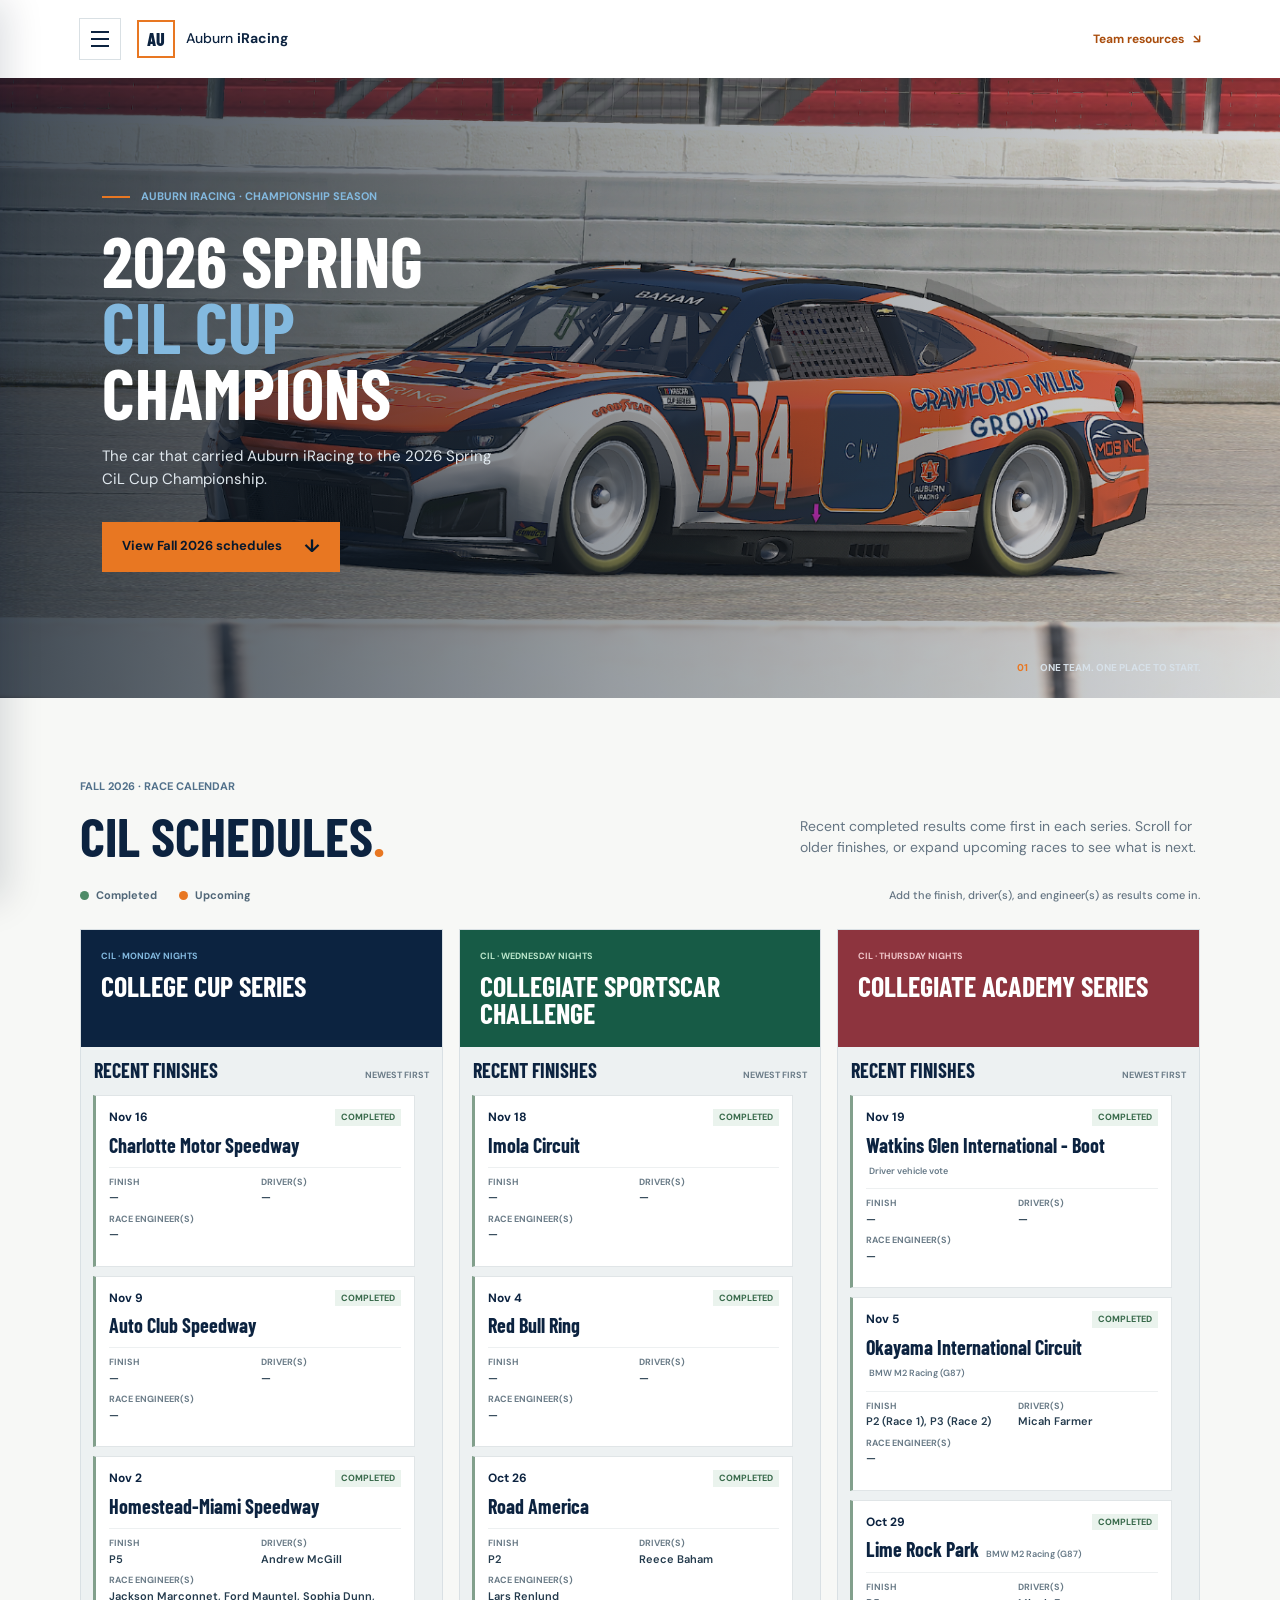
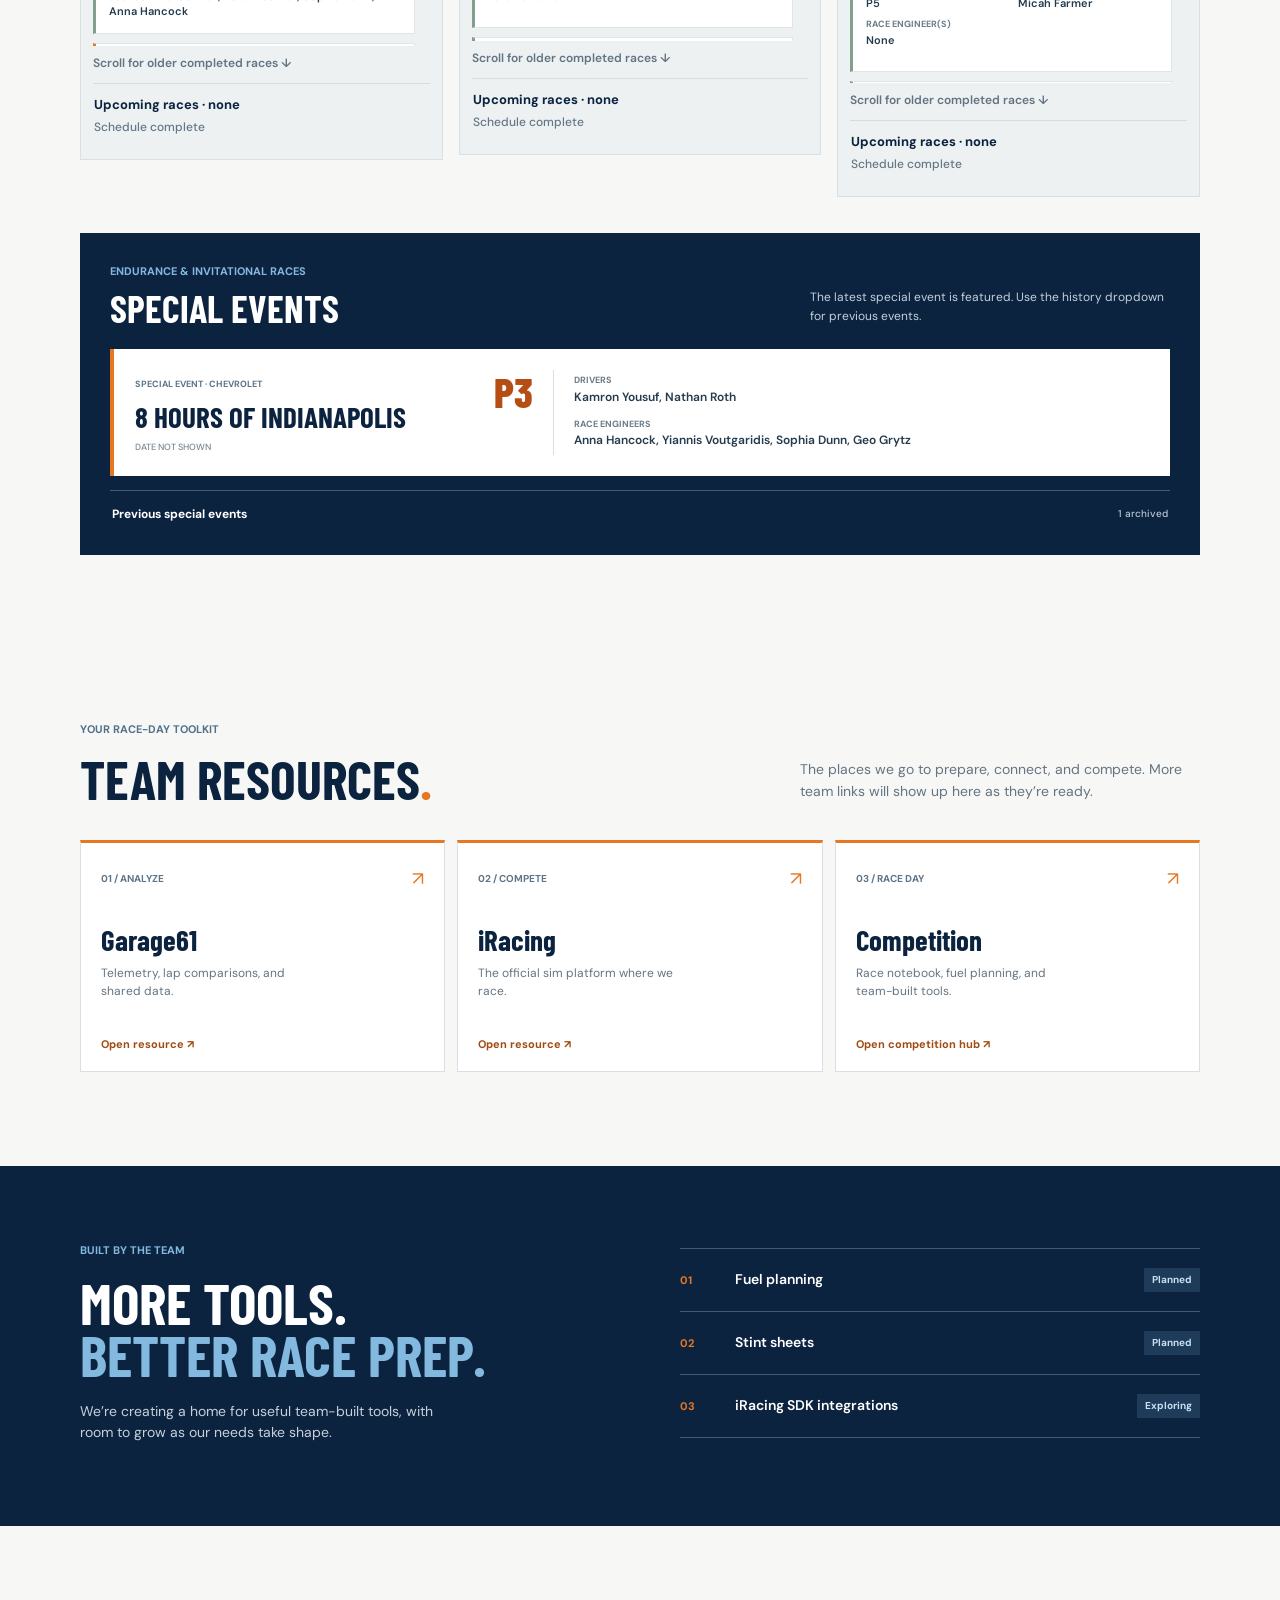
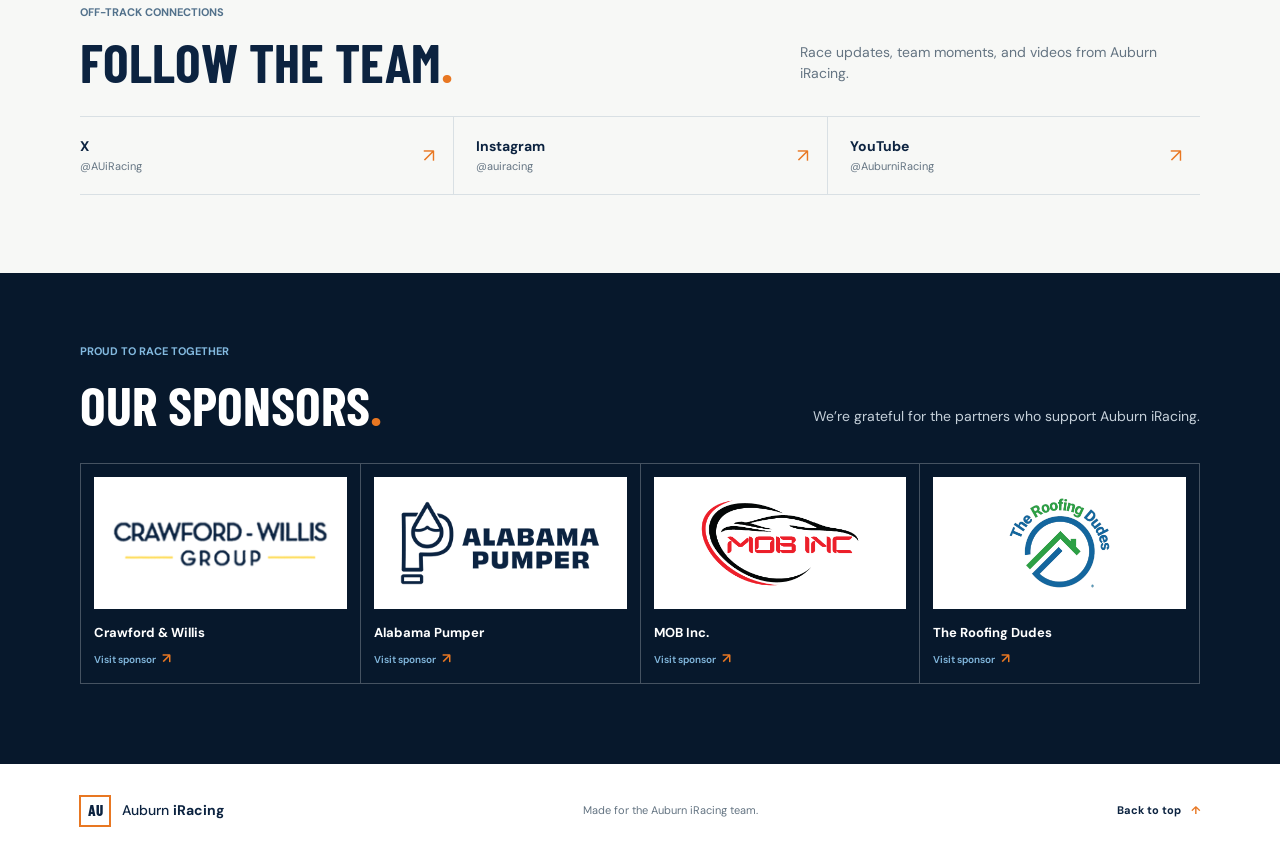
<file: index.html>
<!doctype html>
<html lang="en">
  <head>
    <meta charset="utf-8" />
    <meta name="viewport" content="width=device-width, initial-scale=1" />
    <meta
      name="description"
      content="The Auburn iRacing team hub: race-prep resources, team links, and tools."
    />
    <meta name="theme-color" content="#0c2340" />
    <title>Auburn iRacing | Team Hub</title>
    <link rel="preconnect" href="https://fonts.googleapis.com" />
    <link rel="preconnect" href="https://fonts.gstatic.com" crossorigin />
    <link
      href="https://fonts.googleapis.com/css2?family=Barlow+Condensed:wght@500;600;700;800&family=DM+Sans:wght@400;500;600;700&display=swap"
      rel="stylesheet"
    />
    <link rel="stylesheet" href="assets/css/styles.css" />
    <script src="assets/js/config.js" defer></script>
    <script src="assets/js/main.js" defer></script>
  </head>
  <body>
    <a class="skip-link" href="#main-content">Skip to content</a>

    <header class="site-header">
      <div class="site-header__identity">
        <button class="menu-toggle" type="button" data-menu-toggle aria-label="Open site menu" aria-controls="site-drawer" aria-expanded="false">
          <span></span><span></span><span></span>
        </button>
        <a class="brand" href="index.html" aria-label="Auburn iRacing team hub home">
          <span class="brand__mark" aria-hidden="true">AU</span>
          <span class="brand__name">Auburn <strong>iRacing</strong></span>
        </a>
      </div>
      <a class="header-action" href="#resources">Team resources <span aria-hidden="true">↘</span></a>
    </header>

    <button class="drawer-backdrop" type="button" data-menu-backdrop aria-label="Close site menu" hidden></button>
    <aside class="site-drawer" id="site-drawer" aria-label="Site navigation" aria-hidden="true" inert>
      <div class="site-drawer__heading">
        <span class="eyebrow eyebrow--dark">Auburn iRacing</span>
        <span class="site-drawer__label">Team hub</span>
      </div>
      <nav class="drawer-nav" aria-label="Main navigation">
        <a class="drawer-link" href="index.html" data-drawer-link aria-current="page">
          <svg viewBox="0 0 24 24" aria-hidden="true"><path d="m3 10 9-7 9 7v10a1 1 0 0 1-1 1h-5v-7H9v7H4a1 1 0 0 1-1-1z" /></svg>
          <span>Home</span>
        </a>
        <a class="drawer-link" href="competition.html" data-drawer-link>
          <svg viewBox="0 0 24 24" aria-hidden="true"><path d="M5 21V4" /><path d="M5 4h13l-2.5 4L18 12H5" /></svg>
          <span>Competition</span>
        </a>
      </nav>
      <p class="site-drawer__note">One team. One place to start.</p>
    </aside>

    <main id="main-content">
      <section class="hero hero--champions" id="top" aria-labelledby="hero-title">
        <img
          class="hero__image"
          src="assets/images/spring-cil-cup-champions.png"
          alt="Auburn iRacing's championship-winning stock car from the 2026 Spring CiL Cup"
          fetchpriority="high"
        />
        <div class="hero__shade" aria-hidden="true"></div>
        <div class="hero__content">
          <p class="eyebrow"><span class="eyebrow__line"></span> Auburn iRacing · Championship season</p>
          <h1 id="hero-title">2026 Spring<br /><span>CiL Cup</span><br />Champions</h1>
          <p class="hero__copy">
            The car that carried Auburn iRacing to the 2026 Spring CiL Cup Championship.
          </p>
          <a class="button button--orange" href="#schedules">
            View Fall 2026 schedules <span aria-hidden="true">↓</span>
          </a>
        </div>
        <p class="hero__caption"><span>01</span> ONE TEAM. ONE PLACE TO START.</p>
      </section>

      <section class="schedule section-wrap" id="schedules" aria-labelledby="schedule-title">
        <div class="section-heading">
          <div>
            <p class="eyebrow eyebrow--dark">Fall 2026 · race calendar</p>
            <h2 id="schedule-title">CiL schedules<span class="heading-period">.</span></h2>
          </div>
          <p class="section-heading__copy">
            Recent completed results come first in each series. Scroll for older finishes, or expand upcoming races to see what is next.
          </p>
        </div>

        <div class="schedule-legend" aria-label="Race status legend">
          <span><span class="race-status race-status--complete" aria-hidden="true"></span> Completed</span>
          <span><span class="race-status race-status--upcoming" aria-hidden="true"></span> Upcoming</span>
          <span class="schedule-legend__note">Add the finish, driver(s), and engineer(s) as results come in.</span>
        </div>

        <div class="schedule-grid">
          <section class="schedule-series schedule-series--cup" aria-labelledby="cup-title">
            <header class="schedule-series__header">
              <p class="eyebrow">CiL · Monday nights</p>
              <h3 id="cup-title">College Cup Series</h3>
            </header>
            <div class="schedule-list-heading"><h4>Recent finishes</h4><span>Newest first</span></div>
            <ol class="race-list" tabindex="0" aria-label="College Cup Series completed results, newest first">
              <li class="race-card">
                <div class="race-card__top"><time datetime="2026-08-24">Aug 24</time><span class="race-status-label race-status-label--complete">Completed</span></div>
                <h4>The Duels @ Atlanta <span class="race-card__note">Non-points</span></h4>
                <dl class="race-record">
                  <div><dt>Finish</dt><dd>—</dd></div>
                  <div><dt>Driver(s)</dt><dd>—</dd></div>
                  <div class="race-record__engineers"><dt>Race engineer(s)</dt><dd>—</dd></div>
                </dl>
              </li>
              <li class="race-card">
                <div class="race-card__top"><time datetime="2026-08-31">Aug 31</time><span class="race-status-label race-status-label--complete">Completed</span></div>
                <h4>EchoPark Speedway</h4>
                <dl class="race-record">
                  <div><dt>Finish</dt><dd>—</dd></div>
                  <div><dt>Driver(s)</dt><dd>—</dd></div>
                  <div class="race-record__engineers"><dt>Race engineer(s)</dt><dd>—</dd></div>
                </dl>
              </li>
              <li class="race-card">
                <div class="race-card__top"><time datetime="2026-09-07">Sep 7</time><span class="race-status-label race-status-label--complete">Completed</span></div>
                <h4>Michigan International Speedway</h4>
                <dl class="race-record">
                  <div><dt>Finish</dt><dd>—</dd></div>
                  <div><dt>Driver(s)</dt><dd>—</dd></div>
                  <div class="race-record__engineers"><dt>Race engineer(s)</dt><dd>—</dd></div>
                </dl>
              </li>
              <li class="race-card">
                <div class="race-card__top"><time datetime="2026-09-14">Sep 14</time><span class="race-status-label race-status-label--complete">Completed</span></div>
                <h4>Kentucky Speedway</h4>
                <dl class="race-record">
                  <div><dt>Finish</dt><dd>—</dd></div>
                  <div><dt>Driver(s)</dt><dd>—</dd></div>
                  <div class="race-record__engineers"><dt>Race engineer(s)</dt><dd>—</dd></div>
                </dl>
              </li>
              <li class="race-card">
                <div class="race-card__top"><time datetime="2026-09-21">Sep 21</time><span class="race-status-label race-status-label--complete">Completed</span></div>
                <h4>Bristol Motor Speedway</h4>
                <dl class="race-record">
                  <div><dt>Finish</dt><dd>—</dd></div>
                  <div><dt>Driver(s)</dt><dd>—</dd></div>
                  <div class="race-record__engineers"><dt>Race engineer(s)</dt><dd>—</dd></div>
                </dl>
              </li>
              <li class="race-card">
                <div class="race-card__top"><time datetime="2026-09-28">Sep 28</time><span class="race-status-label race-status-label--complete">Completed</span></div>
                <h4>Watkins Glen International</h4>
                <dl class="race-record">
                  <div><dt>Finish</dt><dd>P3</dd></div>
                  <div><dt>Driver(s)</dt><dd>Reece Baham</dd></div>
                  <div class="race-record__engineers"><dt>Race engineer(s)</dt><dd>Lars Renlund, Jackson Marconnet</dd></div>
                </dl>
              </li>
              <li class="race-card">
                <div class="race-card__top"><time datetime="2026-10-05">Oct 5</time><span class="race-status-label race-status-label--complete">Completed</span></div>
                <h4>Las Vegas Motor Speedway</h4>
                <dl class="race-record">
                  <div><dt>Finish</dt><dd>P7</dd></div>
                  <div><dt>Driver(s)</dt><dd>Logan Smith</dd></div>
                  <div class="race-record__engineers"><dt>Race engineer(s)</dt><dd>Lars Renlund, Jackson Marconnet</dd></div>
                </dl>
              </li>
              <li class="race-card">
                <div class="race-card__top"><time datetime="2026-10-12">Oct 12</time><span class="race-status-label race-status-label--complete">Completed</span></div>
                <h4>Kansas Speedway</h4>
                <dl class="race-record">
                  <div><dt>Finish</dt><dd>P3</dd></div>
                  <div><dt>Driver(s)</dt><dd>Logan Smith</dd></div>
                  <div class="race-record__engineers"><dt>Race engineer(s)</dt><dd>Lars Renlund, Gavin Scheu, Geo Grytz</dd></div>
                </dl>
              </li>
              <li class="race-card race-card--highlight">
                <div class="race-card__top"><time datetime="2026-10-19">Oct 19</time><span class="race-status-label race-status-label--complete">Completed</span></div>
                <h4>Talladega Superspeedway</h4>
                <dl class="race-record">
                  <div><dt>Finish</dt><dd>P4</dd></div>
                  <div><dt>Driver(s)</dt><dd>Andrew McGill</dd></div>
                  <div class="race-record__engineers"><dt>Race engineer(s)</dt><dd>Lars Renlund, Jackson Marconnet, Gavin Scheu, Sophia Dunn</dd></div>
                </dl>
              </li>
              <li class="race-card">
                <div class="race-card__top"><time datetime="2026-11-02">Nov 2</time><span class="race-status-label race-status-label--upcoming">Upcoming</span></div>
                <h4>Homestead-Miami Speedway</h4>
                <dl class="race-record">
                  <div><dt>Finish</dt><dd>P5</dd></div>
                  <div><dt>Driver(s)</dt><dd>Andrew McGill</dd></div>
                  <div class="race-record__engineers"><dt>Race engineer(s)</dt><dd>Jackson Marconnet, Ford Mauntel, Sophia Dunn, Anna Hancock</dd></div>
                </dl>
              </li>
              <li class="race-card">
                <div class="race-card__top"><time datetime="2026-11-09">Nov 9</time><span class="race-status-label race-status-label--upcoming">Upcoming</span></div>
                <h4>Auto Club Speedway</h4>
                <dl class="race-record">
                  <div><dt>Finish</dt><dd>—</dd></div>
                  <div><dt>Driver(s)</dt><dd>—</dd></div>
                  <div class="race-record__engineers"><dt>Race engineer(s)</dt><dd>—</dd></div>
                </dl>
              </li>
              <li class="race-card">
                <div class="race-card__top"><time datetime="2026-11-16">Nov 16</time><span class="race-status-label race-status-label--upcoming">Upcoming</span></div>
                <h4>Charlotte Motor Speedway</h4>
                <dl class="race-record">
                  <div><dt>Finish</dt><dd>—</dd></div>
                  <div><dt>Driver(s)</dt><dd>—</dd></div>
                  <div class="race-record__engineers"><dt>Race engineer(s)</dt><dd>—</dd></div>
                </dl>
              </li>
            </ol>
            <p class="schedule-scroll-hint">Scroll for older completed races ↓</p>
            <details class="upcoming-races">
              <summary><span>Upcoming races</span><span class="upcoming-races__next"></span></summary>
              <ol class="upcoming-race-list" aria-label="Upcoming College Cup Series races"></ol>
            </details>
          </section>

          <section class="schedule-series schedule-series--sportscar" aria-labelledby="sportscar-title">
            <header class="schedule-series__header">
              <p class="eyebrow">CiL · Wednesday nights</p>
              <h3 id="sportscar-title">Collegiate Sportscar Challenge</h3>
            </header>
            <div class="schedule-list-heading"><h4>Recent finishes</h4><span>Newest first</span></div>
            <ol class="race-list" tabindex="0" aria-label="Collegiate Sportscar Challenge completed results, newest first">
              <li class="race-card">
                <div class="race-card__top"><time datetime="2026-08-26">Aug 26</time><span class="race-status-label race-status-label--complete">Completed</span></div>
                <h4>Orientation GP @ Oulton Park <span class="race-card__note">Non-points</span></h4>
                <dl class="race-record">
                  <div><dt>Finish</dt><dd>—</dd></div>
                  <div><dt>Driver(s)</dt><dd>Kamron Yousuf</dd></div>
                  <div class="race-record__engineers"><dt>Race engineer(s)</dt><dd>—</dd></div>
                </dl>
              </li>
              <li class="race-card">
                <div class="race-card__top"><time datetime="2026-09-02">Sep 2</time><span class="race-status-label race-status-label--complete">Completed</span></div>
                <h4>Virginia International Raceway</h4>
                <dl class="race-record">
                  <div><dt>Finish</dt><dd>—</dd></div>
                  <div><dt>Driver(s)</dt><dd>—</dd></div>
                  <div class="race-record__engineers"><dt>Race engineer(s)</dt><dd>—</dd></div>
                </dl>
              </li>
              <li class="race-card">
                <div class="race-card__top"><time datetime="2026-09-09">Sep 9</time><span class="race-status-label race-status-label--complete">Completed</span></div>
                <h4>Suzuka International Racing Course</h4>
                <dl class="race-record">
                  <div><dt>Finish</dt><dd>P2 (Race 1), P3 (Race 2)</dd></div>
                  <div><dt>Driver(s)</dt><dd>Pierce Hanley (P2), Reece Baham (P3)</dd></div>
                  <div class="race-record__engineers"><dt>Race engineer(s)</dt><dd>Lars Renlund</dd></div>
                </dl>
              </li>
              <li class="race-card">
                <div class="race-card__top"><time datetime="2026-09-23">Sep 23</time><span class="race-status-label race-status-label--complete">Completed</span></div>
                <h4>Michelin Raceway Road Atlanta</h4>
                <dl class="race-record">
                  <div><dt>Finish</dt><dd>—</dd></div>
                  <div><dt>Driver(s)</dt><dd>Pierce Hanley, Kamron Yousuf</dd></div>
                  <div class="race-record__engineers"><dt>Race engineer(s)</dt><dd>—</dd></div>
                </dl>
              </li>
              <li class="race-card">
                <div class="race-card__top"><time datetime="2026-10-14">Oct 14</time><span class="race-status-label race-status-label--complete">Completed</span></div>
                <h4>Indianapolis Motor Speedway</h4>
                <dl class="race-record">
                  <div><dt>Finish</dt><dd>P2 (Race 1), P5 (Race 2)</dd></div>
                  <div><dt>Driver(s)</dt><dd>Pierce Hanley</dd></div>
                  <div class="race-record__engineers"><dt>Race engineer(s)</dt><dd>Lars, Sophia, Ford, Anna, and Jake</dd></div>
                </dl>
              </li>
              <li class="race-card" data-status="complete">
                <div class="race-card__top"><time datetime="2026-10-26">Oct 26</time><span class="race-status-label race-status-label--complete">Completed</span></div>
                <h4>Road America</h4>
                <dl class="race-record">
                  <div><dt>Finish</dt><dd>P2</dd></div>
                  <div><dt>Driver(s)</dt><dd>Reece Baham</dd></div>
                  <div class="race-record__engineers"><dt>Race engineer(s)</dt><dd>Lars Renlund</dd></div>
                </dl>
              </li>
              <li class="race-card">
                <div class="race-card__top"><time datetime="2026-10-21">Oct 21</time><span class="race-status-label race-status-label--upcoming">Upcoming</span></div>
                <h4>Watkins Glen International</h4>
                <dl class="race-record">
                  <div><dt>Finish</dt><dd>—</dd></div>
                  <div><dt>Driver(s)</dt><dd>—</dd></div>
                  <div class="race-record__engineers"><dt>Race engineer(s)</dt><dd>—</dd></div>
                </dl>
              </li>
              <li class="race-card">
                <div class="race-card__top"><time datetime="2026-11-04">Nov 4</time><span class="race-status-label race-status-label--upcoming">Upcoming</span></div>
                <h4>Red Bull Ring</h4>
                <dl class="race-record">
                  <div><dt>Finish</dt><dd>—</dd></div>
                  <div><dt>Driver(s)</dt><dd>—</dd></div>
                  <div class="race-record__engineers"><dt>Race engineer(s)</dt><dd>—</dd></div>
                </dl>
              </li>
              <li class="race-card">
                <div class="race-card__top"><time datetime="2026-11-18">Nov 18</time><span class="race-status-label race-status-label--upcoming">Upcoming</span></div>
                <h4>Imola Circuit</h4>
                <dl class="race-record">
                  <div><dt>Finish</dt><dd>—</dd></div>
                  <div><dt>Driver(s)</dt><dd>—</dd></div>
                  <div class="race-record__engineers"><dt>Race engineer(s)</dt><dd>—</dd></div>
                </dl>
              </li>
            </ol>
            <p class="schedule-scroll-hint">Scroll for older completed races ↓</p>
            <details class="upcoming-races">
              <summary><span>Upcoming races</span><span class="upcoming-races__next"></span></summary>
              <ol class="upcoming-race-list" aria-label="Upcoming Collegiate Sportscar Challenge races"></ol>
            </details>
          </section>

          <section class="schedule-series schedule-series--academy" aria-labelledby="academy-title">
            <header class="schedule-series__header">
              <p class="eyebrow">CiL · Thursday nights</p>
              <h3 id="academy-title">Collegiate Academy Series</h3>
            </header>
            <div class="schedule-list-heading"><h4>Recent finishes</h4><span>Newest first</span></div>
            <ol class="race-list" tabindex="0" aria-label="Collegiate Academy Series completed results, newest first">
              <li class="race-card">
                <div class="race-card__top"><time datetime="2026-08-27">Aug 27</time><span class="race-status-label race-status-label--complete">Completed</span></div>
                <h4>The Trios @ Charlotte Roval <span class="race-card__note">Non-points · Mazda MX-5 Cup</span></h4>
                <dl class="race-record">
                  <div><dt>Finish</dt><dd>—</dd></div>
                  <div><dt>Driver(s)</dt><dd>—</dd></div>
                  <div class="race-record__engineers"><dt>Race engineer(s)</dt><dd>—</dd></div>
                </dl>
              </li>
              <li class="race-card">
                <div class="race-card__top"><time datetime="2026-09-03">Sep 3</time><span class="race-status-label race-status-label--complete">Completed</span></div>
                <h4>VIR - North <span class="race-card__note">Mazda MX-5 Cup</span></h4>
                <dl class="race-record">
                  <div><dt>Finish</dt><dd>—</dd></div>
                  <div><dt>Driver(s)</dt><dd>—</dd></div>
                  <div class="race-record__engineers"><dt>Race engineer(s)</dt><dd>—</dd></div>
                </dl>
              </li>
              <li class="race-card">
                <div class="race-card__top"><time datetime="2026-09-10">Sep 10</time><span class="race-status-label race-status-label--complete">Completed</span></div>
                <h4>Summit Point Motorsports Park <span class="race-card__note">Mazda MX-5 Cup</span></h4>
                <dl class="race-record">
                  <div><dt>Finish</dt><dd>P1</dd></div>
                  <div><dt>Driver(s)</dt><dd>Micah Farmer</dd></div>
                  <div class="race-record__engineers"><dt>Race engineer(s)</dt><dd>Gavin Scheu, Lars Renlund, Jackson Marconnet</dd></div>
                </dl>
              </li>
              <li class="race-card">
                <div class="race-card__top"><time datetime="2026-10-01">Oct 1</time><span class="race-status-label race-status-label--complete">Completed</span></div>
                <h4>Tsukuba Circuit <span class="race-card__note">Toyota GR86</span></h4>
                <dl class="race-record">
                  <div><dt>Finish</dt><dd>P1 (Race 1), P2 (Race 2)</dd></div>
                  <div><dt>Driver(s)</dt><dd>Micah Farmer</dd></div>
                  <div class="race-record__engineers"><dt>Race engineer(s)</dt><dd>None</dd></div>
                </dl>
              </li>
              <li class="race-card">
                <div class="race-card__top"><time datetime="2026-10-08">Oct 8</time><span class="race-status-label race-status-label--complete">Completed</span></div>
                <h4>Oulton Park - Island <span class="race-card__note">Toyota GR86</span></h4>
                <dl class="race-record">
                  <div><dt>Finish</dt><dd>—</dd></div>
                  <div><dt>Driver(s)</dt><dd>Micah Farmer</dd></div>
                  <div class="race-record__engineers"><dt>Race engineer(s)</dt><dd>—</dd></div>
                </dl>
              </li>
              <li class="race-card" data-status="complete">
                <div class="race-card__top"><time datetime="2026-10-29">Oct 29</time><span class="race-status-label race-status-label--complete">Completed</span></div>
                <h4>Lime Rock Park <span class="race-card__note">BMW M2 Racing (G87)</span></h4>
                <dl class="race-record">
                  <div><dt>Finish</dt><dd>P5</dd></div>
                  <div><dt>Driver(s)</dt><dd>Micah Farmer</dd></div>
                  <div class="race-record__engineers"><dt>Race engineer(s)</dt><dd>None</dd></div>
                </dl>
              </li>
              <li class="race-card">
                <div class="race-card__top"><time datetime="2026-11-05">Nov 5</time><span class="race-status-label race-status-label--upcoming">Upcoming</span></div>
                <h4>Okayama International Circuit <span class="race-card__note">BMW M2 Racing (G87)</span></h4>
                <dl class="race-record">
                  <div><dt>Finish</dt><dd>P2 (Race 1), P3 (Race 2)</dd></div>
                  <div><dt>Driver(s)</dt><dd>Micah Farmer</dd></div>
                  <div class="race-record__engineers"><dt>Race engineer(s)</dt><dd>—</dd></div>
                </dl>
              </li>
              <li class="race-card">
                <div class="race-card__top"><time datetime="2026-11-19">Nov 19</time><span class="race-status-label race-status-label--upcoming">Upcoming</span></div>
                <h4>Watkins Glen International - Boot <span class="race-card__note">Driver vehicle vote</span></h4>
                <dl class="race-record">
                  <div><dt>Finish</dt><dd>—</dd></div>
                  <div><dt>Driver(s)</dt><dd>—</dd></div>
                  <div class="race-record__engineers"><dt>Race engineer(s)</dt><dd>—</dd></div>
                </dl>
              </li>
            </ol>
            <p class="schedule-scroll-hint">Scroll for older completed races ↓</p>
            <details class="upcoming-races">
              <summary><span>Upcoming races</span><span class="upcoming-races__next"></span></summary>
              <ol class="upcoming-race-list" aria-label="Upcoming Collegiate Academy Series races"></ol>
            </details>
          </section>
        </div>

        <section class="special-events" aria-labelledby="special-events-title">
          <div class="special-events__heading">
            <div>
              <p class="eyebrow eyebrow--light">Endurance &amp; invitational races</p>
              <h3 id="special-events-title">Special events</h3>
            </div>
            <p>The latest special event is featured. Use the history dropdown for previous events.</p>
          </div>
          <article class="special-event special-event--featured">
            <div class="special-event__result">
              <span class="special-event__label">Special event · Chevrolet</span>
              <h4>8 Hours of Indianapolis</h4>
              <p class="special-event__finish">P3</p>
              <span class="special-event__date">Date not shown</span>
            </div>
            <dl class="special-event__details">
              <div><dt>Drivers</dt><dd>Kamron Yousuf, Nathan Roth</dd></div>
              <div><dt>Race engineers</dt><dd>Anna Hancock, Yiannis Voutgaridis, Sophia Dunn, Geo Grytz</dd></div>
            </dl>
          </article>
          <details class="special-event-history">
            <summary>Previous special events <span>1 archived</span></summary>
            <ol class="special-event-history__list" aria-label="Previous special event results">
              <li>
                <article class="special-event">
                  <div class="special-event__result">
                    <span class="special-event__label">Special event</span>
                    <h4>Spa 24 Hours</h4>
                    <time class="special-event__date" datetime="2026-07-10">July 10, 2026</time>
                  </div>
                  <dl class="special-event__details">
                    <div><dt>Drivers</dt><dd>Kamron Yousuf, Pierce Hanley, Jason Satterlee, Stephen Russell, Nathan Roth, Micah Farmer, Barrett Schluckabier</dd></div>
                    <div><dt>Race engineers</dt><dd>Lars Renlund, Jackson Marconnet</dd></div>
                  </dl>
                </article>
              </li>
            </ol>
            <p class="special-event-history__empty">Older special events will be added here as results are shared.</p>
          </details>
        </section>
      </section>

      <section class="resources section-wrap" id="resources" aria-labelledby="resources-title">
        <div class="section-heading">
          <div>
            <p class="eyebrow eyebrow--dark">Your race-day toolkit</p>
            <h2 id="resources-title">Team resources<span class="heading-period">.</span></h2>
          </div>
          <p class="section-heading__copy">
            The places we go to prepare, connect, and compete. More team links will show up here as they’re ready.
          </p>
        </div>

        <div class="resource-grid">
          <a class="resource-card" data-resource="garage61" aria-label="Garage61, telemetry and lap analysis">
            <span class="resource-card__top"><span class="resource-card__index">01 / ANALYZE</span><span class="resource-card__arrow" aria-hidden="true">↗</span></span>
            <span class="resource-card__title">Garage61</span>
            <span class="resource-card__description">Telemetry, lap comparisons, and shared data.</span>
            <span class="resource-card__status" data-link-status>Loading link…</span>
          </a>

          <a class="resource-card" data-resource="iracing" aria-label="iRacing, official racing platform">
            <span class="resource-card__top"><span class="resource-card__index">02 / COMPETE</span><span class="resource-card__arrow" aria-hidden="true">↗</span></span>
            <span class="resource-card__title">iRacing</span>
            <span class="resource-card__description">The official sim platform where we race.</span>
            <span class="resource-card__status" data-link-status>Loading link…</span>
          </a>

          <a class="resource-card resource-card--available" href="competition.html" aria-label="Open the competition team workspace">
            <span class="resource-card__top"><span class="resource-card__index">03 / RACE DAY</span><span class="resource-card__arrow" aria-hidden="true">↗</span></span>
            <span class="resource-card__title">Competition</span>
            <span class="resource-card__description">Race notebook, fuel planning, and team-built tools.</span>
            <span class="resource-card__status">Open competition hub ↗</span>
          </a>
        </div>
      </section>

      <section class="future" id="in-the-works" aria-labelledby="future-title">
        <div class="future__inner section-wrap">
          <div class="future__intro">
            <p class="eyebrow eyebrow--light">Built by the team</p>
            <h2 id="future-title">More tools.<br /><span>Better race prep.</span></h2>
            <p>We’re creating a home for useful team-built tools, with room to grow as our needs take shape.</p>
          </div>
          <div class="future__list" aria-label="Planned team tools">
            <div class="future-item"><span class="future-item__number">01</span><span>Fuel planning</span><span class="future-item__status">Planned</span></div>
            <div class="future-item"><span class="future-item__number">02</span><span>Stint sheets</span><span class="future-item__status">Planned</span></div>
            <div class="future-item"><span class="future-item__number">03</span><span>iRacing SDK integrations</span><span class="future-item__status">Exploring</span></div>
          </div>
        </div>
      </section>

      <section class="socials section-wrap" id="socials" aria-labelledby="socials-title">
        <div class="section-heading">
          <div>
            <p class="eyebrow eyebrow--dark">Off-track connections</p>
            <h2 id="socials-title">Follow the team<span class="heading-period">.</span></h2>
          </div>
          <p class="section-heading__copy">Race updates, team moments, and videos from Auburn iRacing.</p>
        </div>
        <div class="social-links">
          <a class="social-link" href="https://x.com/AUiRacing" target="_blank" rel="noopener noreferrer">
            <span class="social-link__platform">X</span>
            <span class="social-link__handle">@AUiRacing</span>
            <span class="social-link__arrow" aria-hidden="true">↗</span>
          </a>
          <a class="social-link" href="https://www.instagram.com/auiracing" target="_blank" rel="noopener noreferrer">
            <span class="social-link__platform">Instagram</span>
            <span class="social-link__handle">@auiracing</span>
            <span class="social-link__arrow" aria-hidden="true">↗</span>
          </a>
          <a class="social-link" href="https://www.youtube.com/@AuburniRacing" target="_blank" rel="noopener noreferrer">
            <span class="social-link__platform">YouTube</span>
            <span class="social-link__handle">@AuburniRacing</span>
            <span class="social-link__arrow" aria-hidden="true">↗</span>
          </a>
        </div>
      </section>

      <section class="sponsors" id="sponsors" aria-labelledby="sponsors-title">
        <div class="sponsors__inner section-wrap">
          <div class="section-heading sponsors__heading">
            <div>
              <p class="eyebrow eyebrow--light">Proud to race together</p>
              <h2 id="sponsors-title">Our sponsors<span class="heading-period">.</span></h2>
            </div>
            <p class="section-heading__copy">We’re grateful for the partners who support Auburn iRacing.</p>
          </div>
          <div class="sponsor-grid">
            <a class="sponsor-link" href="https://www.crawfordwillisgroup.com/" target="_blank" rel="noopener noreferrer">
              <span class="sponsor-logo-slot"><img src="assets/images/crawford-willis.png" alt="" loading="lazy" /></span>
              <span class="sponsor-link__name">Crawford &amp; Willis</span>
              <span class="sponsor-link__visit">Visit sponsor <span aria-hidden="true">↗</span></span>
            </a>
            <a class="sponsor-link" href="https://www.alabamapumper.com/" target="_blank" rel="noopener noreferrer">
              <span class="sponsor-logo-slot"><img src="assets/images/alabama-pumper.png" alt="" loading="lazy" /></span>
              <span class="sponsor-link__name">Alabama Pumper</span>
              <span class="sponsor-link__visit">Visit sponsor <span aria-hidden="true">↗</span></span>
            </a>
            <a class="sponsor-link" href="https://mobincbhm.com/" target="_blank" rel="noopener noreferrer">
              <span class="sponsor-logo-slot"><img src="assets/images/mob-inc.png" alt="" loading="lazy" /></span>
              <span class="sponsor-link__name">MOB Inc.</span>
              <span class="sponsor-link__visit">Visit sponsor <span aria-hidden="true">↗</span></span>
            </a>
            <a class="sponsor-link" href="https://www.theroofingdudes.com/" target="_blank" rel="noopener noreferrer">
              <span class="sponsor-logo-slot"><img src="assets/images/the-roofing-dudes.png" alt="" loading="lazy" /></span>
              <span class="sponsor-link__name">The Roofing Dudes</span>
              <span class="sponsor-link__visit">Visit sponsor <span aria-hidden="true">↗</span></span>
            </a>
          </div>
        </div>
      </section>
    </main>

    <footer class="site-footer">
      <a class="brand brand--footer" href="#top">
        <span class="brand__mark" aria-hidden="true">AU</span>
        <span class="brand__name">Auburn <strong>iRacing</strong></span>
      </a>
      <p>Made for the Auburn iRacing team.</p>
      <a class="back-to-top" href="#top">Back to top <span aria-hidden="true">↑</span></a>
    </footer>
  </body>
</html>
</file>
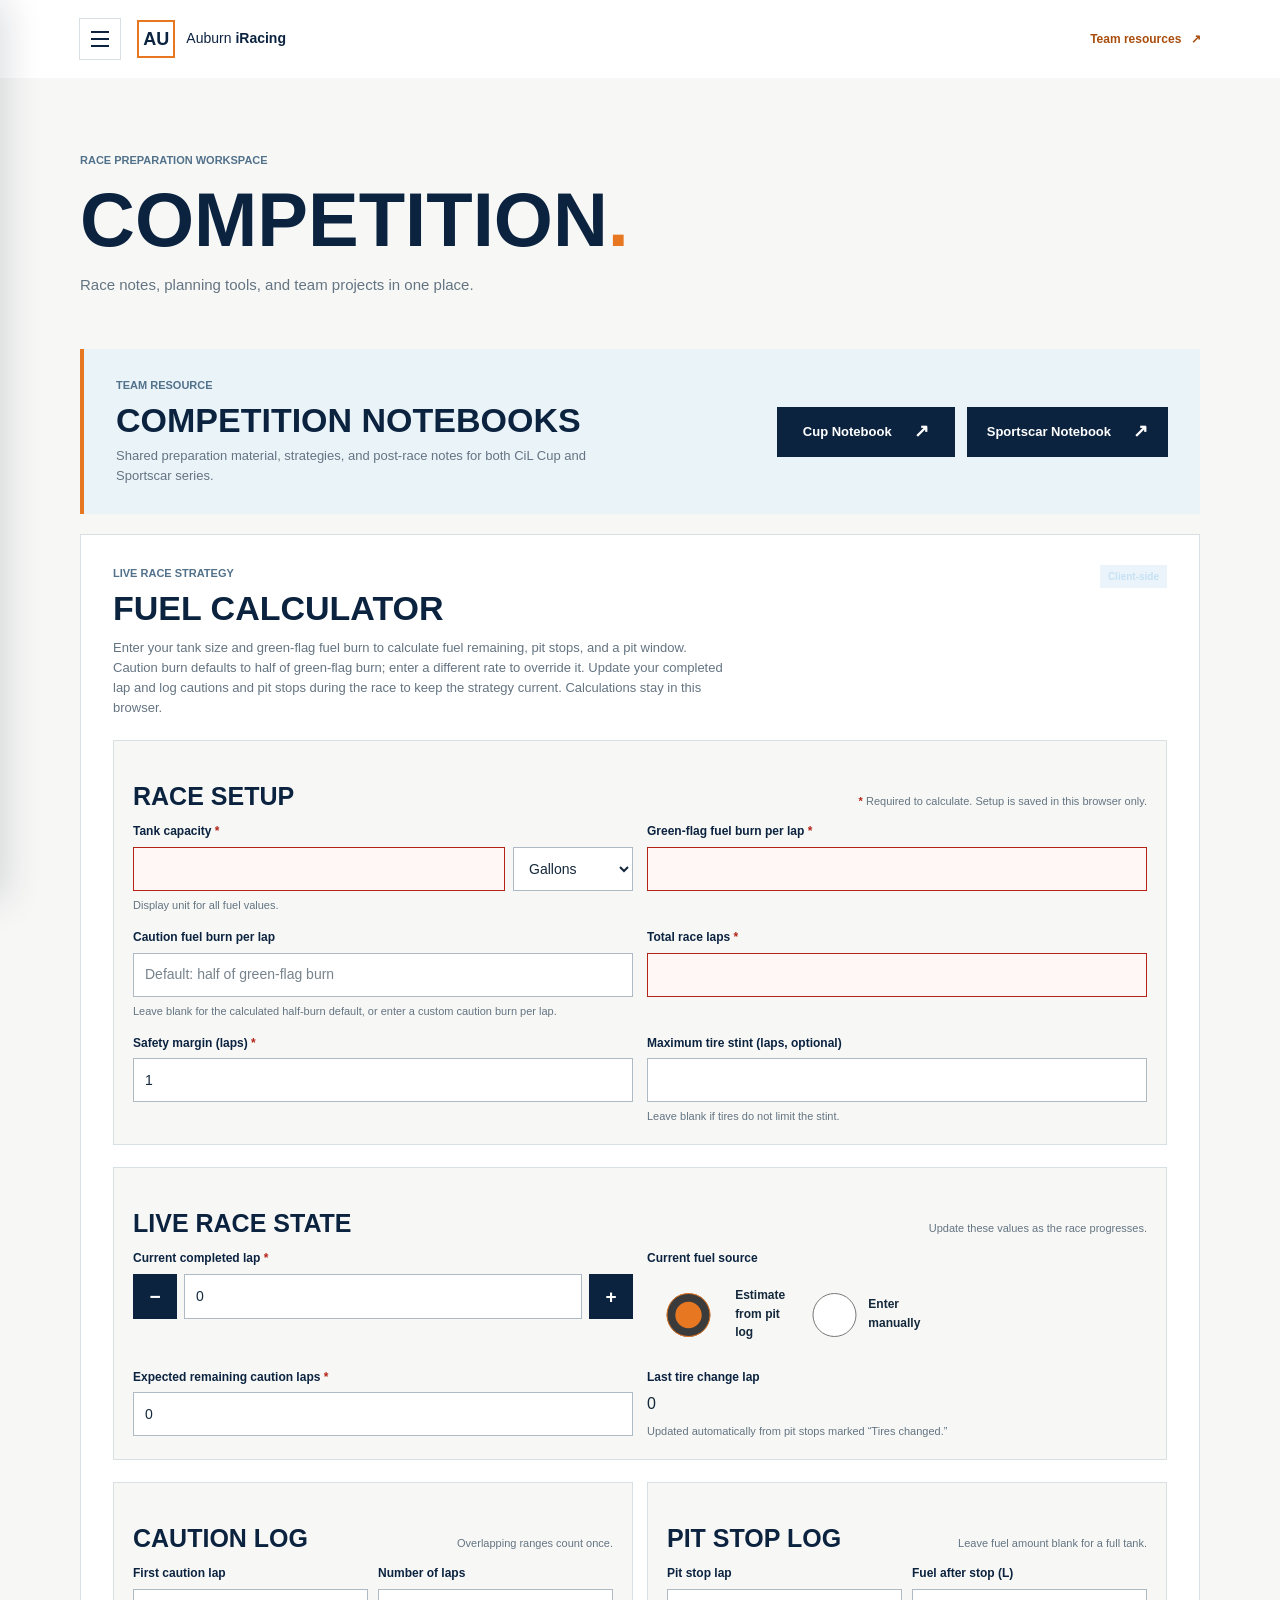
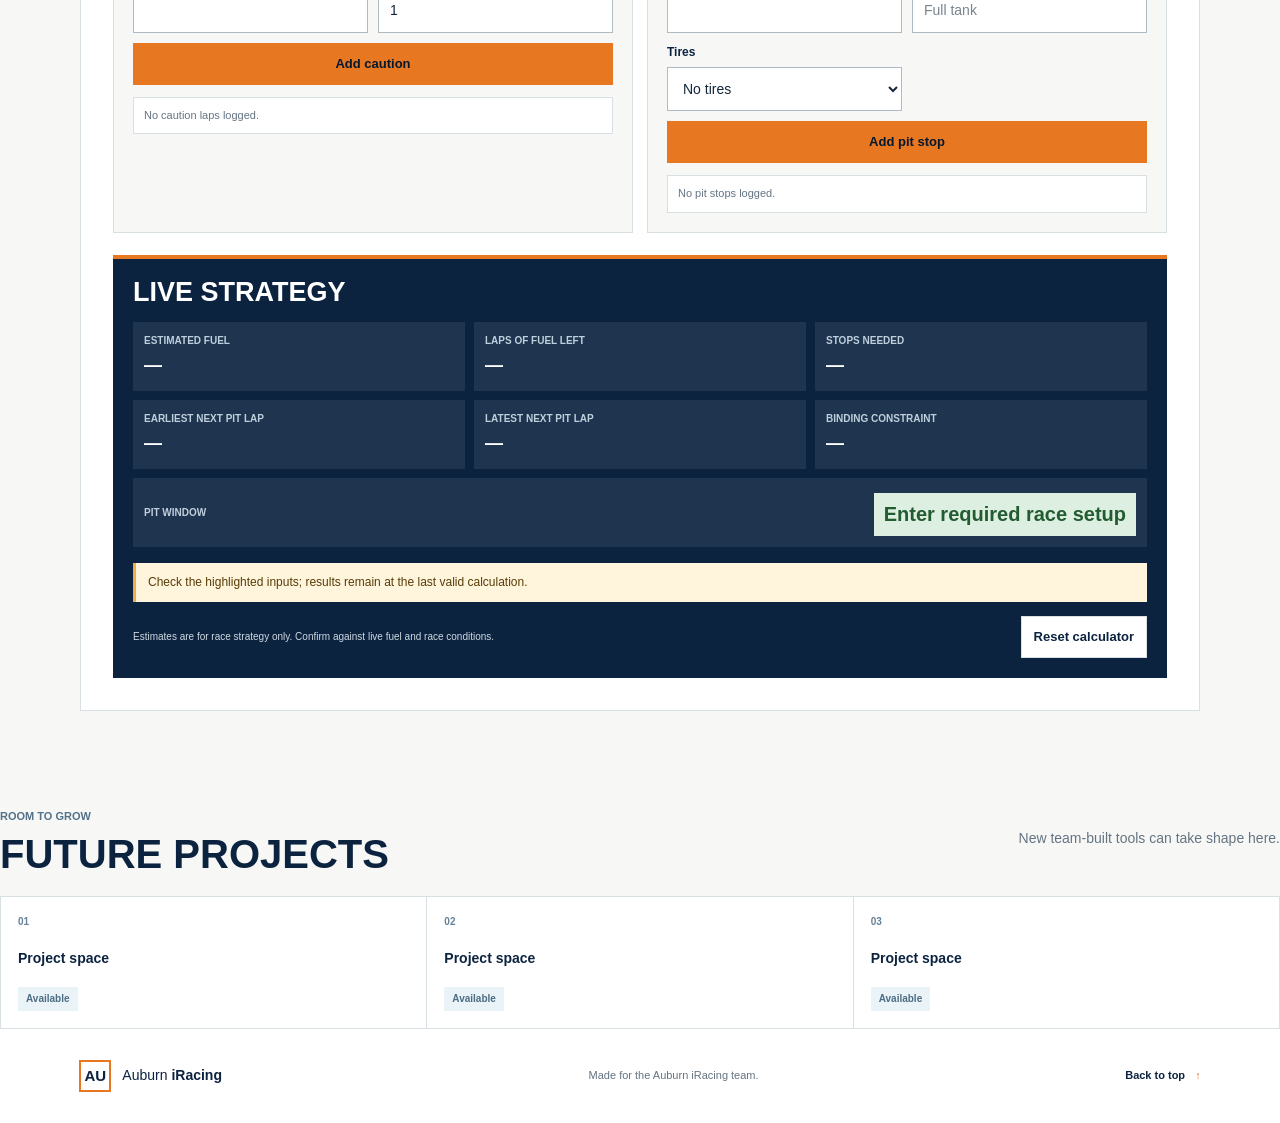
<file: competition.html>
<!doctype html>
<html lang="en">
  <head>
    <meta charset="utf-8" />
    <meta name="viewport" content="width=device-width, initial-scale=1" />
    <meta name="description" content="Auburn iRacing competition resources and race-preparation tools." />
    <meta name="theme-color" content="#0c2340" />
    <meta
      http-equiv="Content-Security-Policy"
      content="default-src 'self'; script-src 'self'; style-src 'self' https://fonts.googleapis.com; font-src 'self' https://fonts.gstatic.com; img-src 'self' data:; object-src 'none'; base-uri 'self'; form-action 'none'"
    />
    <title>Competition | Auburn iRacing</title>
    <link
      href="https://fonts.googleapis.com/css2?family=Barlow+Condensed:wght@500;600;700;800&family=DM+Sans:wght@400;500;600;700&display=swap"
      rel="stylesheet"
    />
    <link rel="stylesheet" href="assets/css/styles.css" />
    <link rel="stylesheet" href="assets/css/fuel-calculator.css" />
    <script src="assets/js/config.js" defer></script>
    <script src="assets/js/main.js" defer></script>
    <script type="module" src="assets/js/fuel-calculator.js"></script>
  </head>
  <body>
    <a class="skip-link" href="#main-content">Skip to content</a>

    <header class="site-header">
      <div class="site-header__identity">
        <button class="menu-toggle" type="button" data-menu-toggle aria-label="Open site menu" aria-controls="site-drawer" aria-expanded="false">
          <span></span><span></span><span></span>
        </button>
        <a class="brand" href="index.html" aria-label="Auburn iRacing team hub home">
          <span class="brand__mark" aria-hidden="true">AU</span>
          <span class="brand__name">Auburn <strong>iRacing</strong></span>
        </a>
      </div>
      <a class="header-action" href="index.html#resources">Team resources <span aria-hidden="true">↗</span></a>
    </header>

    <button class="drawer-backdrop" type="button" data-menu-backdrop aria-label="Close site menu" hidden></button>
    <aside class="site-drawer" id="site-drawer" aria-label="Site navigation" aria-hidden="true" inert>
      <div class="site-drawer__heading">
        <span class="eyebrow eyebrow--dark">Auburn iRacing</span>
        <span class="site-drawer__label">Team hub</span>
      </div>
      <nav class="drawer-nav" aria-label="Main navigation">
        <a class="drawer-link" href="index.html" data-drawer-link>
          <svg viewBox="0 0 24 24" aria-hidden="true"><path d="m3 10 9-7 9 7v10a1 1 0 0 1-1 1h-5v-7H9v7H4a1 1 0 0 1-1-1z" /></svg>
          <span>Home</span>
        </a>
        <a class="drawer-link" href="competition.html" data-drawer-link aria-current="page">
          <svg viewBox="0 0 24 24" aria-hidden="true"><path d="M5 21V4" /><path d="M5 4h13l-2.5 4L18 12H5" /></svg>
          <span>Competition</span>
        </a>
      </nav>
      <p class="site-drawer__note">One team. One place to start.</p>
    </aside>

    <main id="main-content" class="competition-page">
      <section class="competition-intro section-wrap" id="top" aria-labelledby="competition-title">
        <p class="eyebrow eyebrow--dark">Race preparation workspace</p>
        <h1 id="competition-title">Competition<span class="heading-period">.</span></h1>
        <p>Race notes, planning tools, and team projects in one place.</p>
      </section>

      <div class="competition-content section-wrap">
      <section class="notebook-panel" aria-labelledby="notebook-title">
        <div class="notebook-panel__copy">
          <p class="eyebrow eyebrow--dark">Team resource</p>
          <h2 id="notebook-title">Competition Notebooks</h2>
          <p>Shared preparation material, strategies, and post-race notes for both CiL Cup and Sportscar series.</p>
        </div>
        <div class="notebook-panel__links">
          <a class="button button--navy notebook-panel__link"
             href="https://docs.google.com/document/d/e/2PACX-1vTF9nKEb70ibyM7cKlFvIKmdqsoiuKOsOppNExQmvf1kVAH5VGoI2Nn2W7ZeWpK-X3klsBaabFCPEac/pub"
             target="_blank" rel="noopener noreferrer"
             aria-label="Open CiL Cup Competition Notebook">
            Cup Notebook <span aria-hidden="true">↗</span>
          </a>
          <a class="button button--navy notebook-panel__link"
             href="https://docs.google.com/document/d/e/2PACX-1vRhCyiQvWQwPc66XmMkyRNxrIEcCGbMBHGgNm4XrM8tNhT3o7vQwRUWt9njgLj5nei5uVQANZeTyCzg/pub"
             target="_blank" rel="noopener noreferrer"
             aria-label="Open CiL Sportscar Competition Notebook">
            Sportscar Notebook <span aria-hidden="true">↗</span>
          </a>
        </div>
      </section>

        <section class="fuel-planner" aria-labelledby="fuel-title">
          <div class="tool-heading">
            <div>
              <p class="eyebrow eyebrow--dark">Live race strategy</p>
              <h2 id="fuel-title">Fuel calculator</h2>
            </div>
            <span class="future-item__status">Client-side</span>
          </div>
          <p class="fuel-planner__description">
            Enter your tank size and green-flag fuel burn to calculate fuel remaining, pit stops, and a pit window. Caution burn defaults to half of green-flag burn; enter a different rate to override it. Update your completed lap and log cautions and pit stops during the race to keep the strategy current. Calculations stay in this browser.
          </p>
          <form class="fuel-calculator" data-fuel-calculator novalidate>
            <section class="fuel-setup" aria-labelledby="fuel-setup-title">
              <div class="fuel-section-heading">
                <h3 id="fuel-setup-title">Race setup</h3>
                <p><span class="fuel-required" aria-hidden="true">*</span> Required to calculate. Setup is saved in this browser only.</p>
              </div>
              <div class="fuel-setup-grid">
                <div class="fuel-field">
                  <label for="fuel-tank">Tank capacity <span class="fuel-required" aria-hidden="true">*</span></label>
                  <div class="fuel-unit-row">
                    <input id="fuel-tank" type="number" min="0.1" max="100000" step="0.1" inputmode="decimal" required aria-describedby="fuel-unit-help" />
                    <select id="fuel-unit" aria-label="Fuel unit">
                      <option value="gal" selected>Gallons</option>
                      <option value="L">Liters</option>
                    </select>
                  </div>
                  <p class="fuel-field__help" id="fuel-unit-help">Display unit for all fuel values.</p>
                </div>
                <div class="fuel-field">
                  <label for="fuel-burn">Green-flag fuel burn per lap <span class="fuel-required" aria-hidden="true">*</span></label>
                  <input id="fuel-burn" type="number" min="0.001" max="10000" step="0.001" inputmode="decimal" required />
                </div>
                <div class="fuel-field">
                  <label for="fuel-caution-burn">Caution fuel burn per lap</label>
                  <input id="fuel-caution-burn" type="number" min="0.001" max="10000" step="0.001" inputmode="decimal" placeholder="Default: half of green-flag burn" aria-describedby="fuel-caution-help" />
                  <p class="fuel-field__help" id="fuel-caution-help">Leave blank for the calculated half-burn default, or enter a custom caution burn per lap.</p>
                </div>
                <div class="fuel-field">
                  <label for="fuel-total-laps">Total race laps <span class="fuel-required" aria-hidden="true">*</span></label>
                  <input id="fuel-total-laps" type="number" min="1" max="100000" step="1" inputmode="numeric" required />
                </div>
                <div class="fuel-field">
                  <label for="fuel-margin">Safety margin (laps) <span class="fuel-required" aria-hidden="true">*</span></label>
                  <input id="fuel-margin" type="number" min="0" max="100000" step="0.1" value="1" inputmode="decimal" required />
                </div>
                <div class="fuel-field">
                  <label for="fuel-tire-max">Maximum tire stint (laps, optional)</label>
                  <input id="fuel-tire-max" type="number" min="1" max="100000" step="1" inputmode="numeric" />
                  <p class="fuel-field__help">Leave blank if tires do not limit the stint.</p>
                </div>
              </div>
            </section>

            <section class="fuel-live" aria-labelledby="fuel-live-title">
              <div class="fuel-section-heading">
                <h3 id="fuel-live-title">Live race state</h3>
                <p>Update these values as the race progresses.</p>
              </div>
              <div class="fuel-live-grid">
                <div class="fuel-field">
                  <label for="fuel-current-lap">Current completed lap <span class="fuel-required" aria-hidden="true">*</span></label>
                  <div class="fuel-current-lap">
                    <button type="button" data-lap-step="-1" aria-label="Decrease current lap">−</button>
                    <input id="fuel-current-lap" type="number" min="0" max="100000" step="1" value="0" inputmode="numeric" required />
                    <button type="button" data-lap-step="1" aria-label="Increase current lap">+</button>
                  </div>
                </div>
                <div class="fuel-field">
                  <span class="fuel-field__label">Current fuel source</span>
                  <div class="fuel-mode" role="radiogroup" aria-label="Current fuel source">
                    <label><input id="fuel-mode-estimate" type="radio" name="fuel-mode" value="estimate" checked /> Estimate from pit log</label>
                    <label><input id="fuel-mode-manual" type="radio" name="fuel-mode" value="manual" /> Enter manually</label>
                  </div>
                  <div class="fuel-field" id="fuel-manual-group" hidden>
                    <label for="fuel-manual">Current fuel <span class="fuel-required" id="fuel-manual-required" aria-hidden="true" hidden>*</span></label>
                    <input id="fuel-manual" type="number" min="0" max="100000" step="0.1" inputmode="decimal" />
                  </div>
                </div>
                <div class="fuel-field">
                  <label for="fuel-expected-caution">Expected remaining caution laps <span class="fuel-required" aria-hidden="true">*</span></label>
                  <input id="fuel-expected-caution" type="number" min="0" max="100000" step="1" value="0" inputmode="numeric" required />
                </div>
                <div class="fuel-field">
                  <span class="fuel-field__label">Last tire change lap</span>
                  <output id="fuel-last-tire-lap">0</output>
                  <p class="fuel-field__help">Updated automatically from pit stops marked “Tires changed.”</p>
                </div>
              </div>
            </section>

            <div class="fuel-log-grid">
              <section class="fuel-log-panel" aria-labelledby="caution-log-title">
                <div class="fuel-section-heading">
                  <h3 id="caution-log-title">Caution log</h3>
                  <p>Overlapping ranges count once.</p>
                </div>
                <div class="fuel-log-form">
                  <div class="fuel-field">
                    <label for="caution-start">First caution lap</label>
                    <input id="caution-start" type="number" min="1" max="100000" step="1" inputmode="numeric" />
                  </div>
                  <div class="fuel-field">
                    <label for="caution-length">Number of laps</label>
                    <input id="caution-length" type="number" min="1" max="100000" step="1" value="1" inputmode="numeric" />
                  </div>
                  <button class="fuel-add-button" id="add-caution" type="button">Add caution</button>
                </div>
                <ol class="fuel-log-list" id="caution-log" aria-label="Logged caution ranges"></ol>
              </section>

              <section class="fuel-log-panel" aria-labelledby="pit-log-title">
                <div class="fuel-section-heading">
                  <h3 id="pit-log-title">Pit stop log</h3>
                  <p>Leave fuel amount blank for a full tank.</p>
                </div>
                <div class="fuel-log-form">
                  <div class="fuel-field">
                    <label for="pit-lap">Pit stop lap</label>
                    <input id="pit-lap" type="number" min="1" max="100000" step="1" inputmode="numeric" />
                  </div>
                  <div class="fuel-field">
                    <label for="pit-fill">Fuel after stop (<span data-fuel-unit-label>L</span>)</label>
                    <input id="pit-fill" type="number" min="0" max="100000" step="0.1" inputmode="decimal" placeholder="Full tank" />
                  </div>
                  <div class="fuel-field">
                    <label for="pit-tire-count">Tires</label>
                    <select id="pit-tire-count">
                      <option value="0">No tires</option>
                      <option value="2">2 tires</option>
                      <option value="4">4 tires</option>
                    </select>
                  </div>
                  <button class="fuel-add-button" id="add-pit-stop" type="button">Add pit stop</button>
                </div>
                <ol class="fuel-log-list" id="pit-log" aria-label="Logged pit stops"></ol>
              </section>
            </div>

            <section class="fuel-results" aria-labelledby="fuel-results-title" aria-live="polite">
              <h3 id="fuel-results-title">Live strategy</h3>
              <dl class="fuel-results__grid">
                <div class="fuel-result">
                  <dt id="fuel-estimated-label">Estimated fuel</dt>
                  <dd id="fuel-result-estimated">—</dd>
                </div>
                <div class="fuel-result">
                  <dt>Laps of fuel left</dt>
                  <dd id="fuel-result-laps">—</dd>
                </div>
                <div class="fuel-result">
                  <dt>Stops needed</dt>
                  <dd id="fuel-result-stops">—</dd>
                </div>
                <div class="fuel-result">
                  <dt>Earliest next pit lap</dt>
                  <dd id="fuel-result-earliest">—</dd>
                </div>
                <div class="fuel-result">
                  <dt>Latest next pit lap</dt>
                  <dd id="fuel-result-latest">—</dd>
                </div>
                <div class="fuel-result">
                  <dt>Binding constraint</dt>
                  <dd id="fuel-result-binding">—</dd>
                </div>
                <div class="fuel-result fuel-result--status">
                  <dt>Pit window</dt>
                  <dd id="fuel-result-status" data-status="setup">Enter required race setup</dd>
                </div>
              </dl>
              <p class="fuel-warning" id="fuel-warnings" role="status" hidden></p>
              <div class="fuel-results__footer">
                <p>Estimates are for race strategy only. Confirm against live fuel and race conditions.</p>
                <button class="fuel-reset-button" id="reset-fuel-calculator" type="button">Reset calculator</button>
              </div>
            </section>
          </form>
          </div>
        </section>

        <section class="competition-projects" aria-labelledby="projects-title">
          <div class="tool-heading">
            <div>
              <p class="eyebrow eyebrow--dark">Room to grow</p>
              <h2 id="projects-title">Future projects</h2>
            </div>
            <p class="section-heading__copy">New team-built tools can take shape here.</p>
          </div>
          <div class="project-slots">
            <div class="project-slot"><span class="project-slot__number">01</span><span>Project space</span><span class="future-item__status">Available</span></div>
            <div class="project-slot"><span class="project-slot__number">02</span><span>Project space</span><span class="future-item__status">Available</span></div>
            <div class="project-slot"><span class="project-slot__number">03</span><span>Project space</span><span class="future-item__status">Available</span></div>
          </div>
        </section>
      </div>
    </main>

    <footer class="site-footer">
      <a class="brand brand--footer" href="index.html">
        <span class="brand__mark" aria-hidden="true">AU</span>
        <span class="brand__name">Auburn <strong>iRacing</strong></span>
      </a>
      <p>Made for the Auburn iRacing team.</p>
      <a class="back-to-top" href="#top">Back to top <span aria-hidden="true">↑</span></a>
    </footer>
  </body>
</html>
</file>
<file: assets/css/styles.css>
/* Auburn palette: navy carries the identity, with orange and light blue as accents. */
:root {
  color-scheme: light;
  --navy: #0c2340;
  --navy-deep: #07182c;
  --orange: #e87722;
  --blue: #83b9df;
  --blue-pale: #eaf3f8;
  --paper: #f7f8f6;
  --white: #ffffff;
  --ink: #14283b;
  --muted: #647482;
  --line: #d9e0e4;
  --font-display: "Barlow Condensed", "Arial Narrow", sans-serif;
  --font-body: "DM Sans", sans-serif;
}

* { box-sizing: border-box; }

html { scroll-behavior: smooth; }

body {
  margin: 0;
  background: var(--paper);
  color: var(--ink);
  font-family: var(--font-body);
  font-size: 16px;
  line-height: 1.55;
}

a { color: inherit; }

a:focus-visible {
  outline: 3px solid var(--orange);
  outline-offset: 4px;
}

.skip-link {
  position: absolute;
  z-index: 10;
  top: 8px;
  left: 8px;
  padding: 10px 14px;
  transform: translateY(-150%);
  background: var(--white);
  color: var(--navy);
}

.skip-link:focus { transform: translateY(0); }

/* Header and compact wordmark */
.site-header {
  position: relative;
  z-index: 30;
  display: flex;
  min-height: 78px;
  align-items: center;
  justify-content: space-between;
  padding: 0 6.2%;
  background: var(--white);
}

.brand {
  display: inline-flex;
  align-items: center;
  gap: 11px;
  color: var(--navy);
  text-decoration: none;
}

.brand__mark {
  display: grid;
  width: 38px;
  height: 38px;
  place-items: center;
  border: 2px solid var(--orange);
  color: var(--navy);
  font-family: var(--font-display);
  font-size: 18px;
  font-weight: 800;
  line-height: 1;
}

.brand__name { font-size: 14px; font-weight: 500; }
.brand__name strong { font-weight: 700; }

.site-header__identity { display: flex; align-items: center; gap: 16px; }

.menu-toggle {
  display: grid;
  width: 42px;
  height: 42px;
  align-content: center;
  justify-items: center;
  gap: 5px;
  border: 1px solid var(--line);
  background: var(--white);
  cursor: pointer;
}

.menu-toggle:hover { border-color: var(--orange); }
.menu-toggle span { width: 18px; height: 2px; background: var(--navy); }
.menu-toggle:focus-visible { outline: 3px solid var(--orange); outline-offset: 3px; }

.header-action { color: #a94d0d; font-size: 12px; font-weight: 700; text-decoration: none; }
.header-action span { margin-left: 6px; }
.header-action:hover { color: var(--navy); }

.drawer-backdrop {
  position: fixed;
  z-index: 35;
  inset: 0;
  border: 0;
  background: rgb(3 15 27 / 52%);
  cursor: default;
}

.drawer-backdrop[hidden] { display: none; }

.site-drawer {
  position: fixed;
  z-index: 40;
  inset: 0 auto 0 0;
  width: min(320px, 86vw);
  padding: 92px 22px 26px;
  transform: translateX(-102%);
  background: var(--white);
  box-shadow: 12px 0 36px rgb(7 24 44 / 14%);
  transition: transform 200ms ease;
}

.site-drawer.is-open { transform: translateX(0); }
.site-drawer__heading { padding: 0 12px 22px; border-bottom: 1px solid var(--line); }
.site-drawer__heading .eyebrow { margin-bottom: 7px; }
.site-drawer__label { color: var(--navy); font-family: var(--font-display); font-size: 28px; font-weight: 700; text-transform: uppercase; }
.drawer-nav { display: grid; gap: 5px; padding-top: 17px; }
.drawer-link { display: flex; min-height: 52px; align-items: center; gap: 13px; padding: 0 12px; border-left: 3px solid transparent; color: var(--navy); font-size: 14px; font-weight: 600; text-decoration: none; }
.drawer-link:hover { background: var(--paper); }
.drawer-link[aria-current="page"] { border-left-color: var(--orange); background: var(--blue-pale); }
.drawer-link svg { width: 20px; height: 20px; fill: none; stroke: currentColor; stroke-linecap: round; stroke-linejoin: round; stroke-width: 1.8; }
.site-drawer__note { position: absolute; right: 34px; bottom: 22px; left: 34px; margin: 0; color: var(--muted); font-size: 11px; }
.menu-open { overflow: hidden; }
.visually-hidden { position: absolute; width: 1px; height: 1px; overflow: hidden; clip: rect(0, 0, 0, 0); white-space: nowrap; }

/* Full-bleed photo gives the team identity the first visual signal. */
.hero {
  position: relative;
  display: flex;
  min-height: 560px;
  height: min(620px, 70svh);
  align-items: center;
  overflow: hidden;
  background: var(--navy-deep);
  color: var(--white);
}

.hero__image,
.hero__shade { position: absolute; inset: 0; width: 100%; height: 100%; }
.hero__image { object-fit: cover; object-position: center 54%; }
.hero__shade { background: linear-gradient(90deg, rgb(4 17 31 / 88%) 0%, rgb(4 17 31 / 58%) 47%, rgb(4 17 31 / 10%) 100%); }
.hero--champions .hero__shade { background: linear-gradient(90deg, rgb(4 17 31 / 74%) 0%, rgb(4 17 31 / 38%) 48%, rgb(4 17 31 / 10%) 100%); }
.hero--champions .hero__image { object-position: center 48%; }
.hero--champions .hero__content { width: min(660px, 76%); margin-left: 8%; }
.hero.hero--champions h1 { font-size: clamp(54px, 5.5vw, 78px); line-height: .94; }
.hero--champions .hero__copy { max-width: 390px; margin-top: 20px; font-size: 15px; }

.hero__content {
  position: relative;
  z-index: 1;
  width: min(720px, 78%);
  margin-left: 11.5%;
  padding: 54px 0 70px;
  animation: enter 650ms ease-out both;
}

.eyebrow {
  display: flex;
  align-items: center;
  gap: 11px;
  margin: 0 0 21px;
  color: var(--blue);
  font-size: 11px;
  font-weight: 700;
  text-transform: uppercase;
}

.eyebrow__line { width: 28px; height: 2px; background: var(--orange); }

.hero h1,
.section-heading h2,
.future h2 {
  margin: 0;
  font-family: var(--font-display);
  font-weight: 700;
  line-height: .88;
  text-transform: uppercase;
}

.hero h1 { font-size: 104px; letter-spacing: 0; }
.hero h1 span { color: var(--blue); }
.hero__copy { max-width: 455px; margin: 26px 0 30px; color: #e0e8ee; font-size: 17px; }

.button {
  display: inline-flex;
  min-height: 50px;
  align-items: center;
  justify-content: center;
  gap: 22px;
  padding: 0 20px;
  color: var(--navy-deep);
  font-size: 13px;
  font-weight: 700;
  text-decoration: none;
  transition: background-color 160ms ease, transform 160ms ease;
}

.button--orange { background: var(--orange); }
.button--orange:hover { transform: translateY(-2px); background: #f28a3b; }
.button span { font-size: 18px; }
.hero__caption { position: absolute; right: 6.2%; bottom: 23px; margin: 0; color: #d7e1e9; font-size: 10px; font-weight: 700; }
.hero__caption span { margin-right: 10px; color: var(--orange); }

/* Resource links are repeated, scannable cards rather than a second hero. */
.section-wrap { width: min(1120px, 87.6%); margin: 0 auto; }
.resources { padding-top: 82px; padding-bottom: 94px; }

.section-heading {
  display: flex;
  align-items: end;
  justify-content: space-between;
  gap: 40px;
  margin-bottom: 34px;
}

.eyebrow--dark { margin-bottom: 14px; color: #52718b; }
.section-heading h2 { color: var(--navy); font-size: 54px; line-height: 1; }
.heading-period { color: var(--orange); }
.section-heading__copy { max-width: 400px; margin: 0 0 4px; color: var(--muted); font-size: 14px; }

.resource-grid { display: grid; grid-template-columns: repeat(3, minmax(0, 1fr)); gap: 12px; }

.resource-card {
  display: flex;
  min-height: 232px;
  flex-direction: column;
  padding: 21px 20px 18px;
  border: 1px solid var(--line);
  border-top: 3px solid var(--blue);
  background: var(--white);
  color: var(--ink);
  text-decoration: none;
  transition: border-color 160ms ease, transform 160ms ease, box-shadow 160ms ease;
}

.resource-card--available { border-top-color: var(--orange); }
.resource-card--available:hover { transform: translateY(-3px); border-color: var(--blue); box-shadow: 0 10px 24px rgb(12 35 64 / 9%); }
.resource-card--pending { background: #f1f3f3; color: #586975; cursor: not-allowed; }
.resource-card__top { display: flex; align-items: center; justify-content: space-between; color: #5e7588; }
.resource-card__index { font-size: 10px; font-weight: 700; }
.resource-card__arrow { color: var(--orange); font-size: 19px; }
.resource-card__title { margin-top: 31px; color: var(--navy); font-family: var(--font-display); font-size: 29px; font-weight: 700; line-height: 1; }
.resource-card__description { max-width: 220px; margin-top: 10px; color: var(--muted); font-size: 12px; }
.resource-card__status { margin-top: auto; padding-top: 22px; color: #a04b12; font-size: 11px; font-weight: 700; }
.resource-card--pending .resource-card__status { color: #677681; }

/* Keep the season calendar scannable while giving every race room for its result notes. */
.schedule { padding-top: 80px; padding-bottom: 84px; }
.schedule .section-heading { margin-bottom: 24px; }
.schedule-legend { display: flex; flex-wrap: wrap; align-items: center; gap: 12px 22px; margin-bottom: 25px; color: #526879; font-size: 11px; font-weight: 700; }
.schedule-legend > span { display: inline-flex; align-items: center; gap: 7px; }
.race-status { display: inline-block; width: 9px; height: 9px; border-radius: 50%; background: #4e8b67; }
.race-status--upcoming { background: var(--orange); }
.schedule-legend__note { margin-left: auto; color: var(--muted); font-weight: 500; }
.schedule-grid { display: grid; grid-template-columns: repeat(3, minmax(0, 1fr)); align-items: start; gap: 16px; }
.schedule-series { min-width: 0; border: 1px solid var(--line); background: #edf1f2; }
.schedule-series__header { min-height: 117px; padding: 20px 20px 18px; background: var(--navy); color: var(--white); }
.schedule-series__header .eyebrow { margin-bottom: 9px; color: var(--blue); font-size: 9px; }
.schedule-series__header h3 { margin: 0; font-family: var(--font-display); font-size: 28px; font-weight: 700; line-height: .98; text-transform: uppercase; }
.schedule-series--sportscar .schedule-series__header { background: #175b46; }
.schedule-series--sportscar .schedule-series__header .eyebrow { color: #b9e5ca; }
.schedule-series--academy .schedule-series__header { background: #8d343e; }
.schedule-series--academy .schedule-series__header .eyebrow { color: #f0c5c9; }
.schedule-list-heading { display: flex; align-items: baseline; justify-content: space-between; gap: 10px; padding: 13px 13px 0; }
.schedule-list-heading h4 { margin: 0; color: var(--navy); font-family: var(--font-display); font-size: 20px; line-height: 1; text-transform: uppercase; }
.schedule-list-heading > span { color: #6b7c88; font-size: 9px; font-weight: 700; text-transform: uppercase; }
.race-list { display: flex; flex-direction: column; gap: 9px; overflow-y: auto; overscroll-behavior: contain; scrollbar-gutter: stable; margin: 0; padding: 12px; list-style: none; }
.upcoming-races { margin: 0 12px 12px; border-top: 1px solid #d5dde1; }
.upcoming-races summary { display: flex; flex-direction: column; align-items: flex-start; gap: 3px; padding: 11px 1px; color: var(--navy); cursor: pointer; font-size: 13px; font-weight: 700; list-style-position: inside; }
.upcoming-races summary::marker { color: var(--orange); }
.upcoming-races__next { color: #657786; font-size: 12px; font-weight: 500; }
.upcoming-race-list { display: flex; flex-direction: column; gap: 9px; overflow-y: auto; overscroll-behavior: contain; scrollbar-gutter: stable; margin: 0; padding: 0 0 2px; list-style: none; }
.upcoming-race-list:empty { display: none; }
.race-card { min-width: 0; flex: none; padding: 12px 13px 13px; border: 1px solid #e0e5e7; border-left: 3px solid #82a08c; background: var(--white); }
.race-card--highlight { border-left-color: var(--orange); }
.race-card__top { display: flex; flex-wrap: wrap; align-items: center; justify-content: space-between; gap: 5px 8px; color: #627382; font-size: 10px; font-weight: 700; }
.race-card__top time { color: var(--navy); font-size: 12px; }
.race-card__date { color: var(--navy); font-size: 12px; }
.race-status-label { padding: 3px 6px; background: #eaf3ed; color: #37694a; font-size: 9px; line-height: 1.2; text-transform: uppercase; }
.race-status-label--upcoming { background: #fff0e4; color: #a04b12; }
.race-card h4 { margin: 8px 0 11px; color: var(--navy); font-family: var(--font-display); font-size: 20px; font-weight: 700; line-height: 1.05; }
.race-card__note { display: inline-block; margin: 4px 0 0 3px; color: #667987; font-family: var(--font-body); font-size: 9px; font-weight: 600; line-height: 1.3; }
.schedule-scroll-hint { margin: 0; padding: 8px 12px 10px; color: #627382; font-size: 12px; font-weight: 600; }
.race-record { display: grid; grid-template-columns: repeat(2, minmax(0, 1fr)); gap: 8px 12px; margin: 0; padding-top: 9px; border-top: 1px solid #edf0f1; }
.race-record > div { min-width: 0; }
.race-record__engineers { grid-column: 1 / -1; min-height: 39px; }
.race-record dt,.special-event__details dt,.posted-result dt { color: #6b7c88; font-size: 9px; font-weight: 700; line-height: 1.3; text-transform: uppercase; }
.race-record dd,.special-event__details dd,.posted-result dd { margin: 2px 0 0; color: #243b4d; font-size: 11px; font-weight: 600; line-height: 1.4; overflow-wrap: anywhere; }
.race-record dd:empty::before { content: "—"; color: #a3afb6; }
.special-events { margin-top: 36px; padding: 30px; background: var(--navy); color: var(--white); }
.special-events__heading { display: flex; align-items: end; justify-content: space-between; gap: 24px; margin-bottom: 21px; }
.special-events__heading .eyebrow { margin-bottom: 10px; }
.special-events__heading h3 { margin: 0; font-family: var(--font-display); font-size: 38px; line-height: .98; text-transform: uppercase; }
.special-events__heading > p { max-width: 360px; margin: 0 0 2px; color: #c5d0da; font-size: 12px; }
.special-event { display: grid; grid-template-columns: minmax(200px, .8fr) 1.2fr; gap: 20px; padding: 21px; border-left: 4px solid var(--orange); background: #fff; color: var(--ink); }
.special-event__result { position: relative; padding-right: 100px; }
.special-event__label,.special-event__date { color: #5c7588; font-size: 9px; font-weight: 700; text-transform: uppercase; }
.special-event h4 { margin: 9px 0 0; color: var(--navy); font-family: var(--font-display); font-size: 29px; line-height: .98; text-transform: uppercase; }
.special-event__finish { position: absolute; top: 0; right: 0; margin: 0; color: #b54e15; font-family: var(--font-display); font-size: 42px; font-weight: 800; line-height: 1; }
.special-event__date { display: block; margin-top: 9px; color: #778893; font-weight: 500; }
.special-event__details { display: grid; align-content: center; gap: 13px; margin: 0; padding-left: 20px; border-left: 1px solid var(--line); }
.special-event__details dd { font-size: 12px; }
.special-event-history { margin-top: 14px; border-top: 1px solid rgb(255 255 255 / 25%); }
.special-event-history summary { display: flex; align-items: center; justify-content: space-between; gap: 12px; padding: 14px 2px 2px; color: var(--white); cursor: pointer; font-size: 12px; font-weight: 700; }
.special-event-history summary span { color: #b7c8d5; font-size: 10px; font-weight: 500; }
.special-event-history__empty { margin: 11px 0 0; color: #c5d0da; font-size: 11px; }
.special-event-history__list { display: flex; flex-direction: column; gap: 9px; overflow-y: auto; overscroll-behavior: contain; scrollbar-gutter: stable; margin: 0; padding: 12px 0 0; list-style: none; }
.special-event-history__list:empty { display: none; }
.special-event-history__list:not(:empty) + .special-event-history__empty { display: none; }
.special-event-history__list .special-event { grid-template-columns: minmax(180px, .8fr) 1.2fr; }
.special-event-history__list .special-event__finish { position: static; margin-top: 7px; }

/* Clearly separate planned work from resources that are already available. */
.future { background: var(--navy); color: var(--white); }
.future__inner { display: grid; grid-template-columns: 1fr 1fr; gap: 80px; padding-top: 76px; padding-bottom: 82px; }
.eyebrow--light { margin-bottom: 18px; color: var(--blue); }
.future h2 { font-size: 58px; }
.future h2 span { color: var(--blue); }
.future__intro > p:last-child { max-width: 380px; margin: 21px 0 0; color: #c5d0da; font-size: 14px; }
.future__list { align-self: center; border-top: 1px solid rgb(255 255 255 / 25%); }
.future-item { display: grid; min-height: 63px; grid-template-columns: 43px 1fr auto; align-items: center; gap: 12px; border-bottom: 1px solid rgb(255 255 255 / 25%); font-size: 14px; font-weight: 600; }
.future-item__number { color: var(--orange); font-size: 11px; font-weight: 700; }
.future-item__status { padding: 4px 8px; background: rgb(131 185 223 / 16%); color: #c6e1f4; font-size: 10px; font-weight: 700; }

/* Competition sections reserve useful room for tools that will be built later. */
.competition-intro { padding-top: 74px; padding-bottom: 39px; }
.competition-intro .eyebrow { margin-bottom: 15px; }
.competition-intro h1 { margin: 0; color: var(--navy); font-family: var(--font-display); font-size: 76px; font-weight: 700; line-height: .95; text-transform: uppercase; }
.competition-intro > p:last-child { max-width: 560px; margin: 17px 0 0; color: var(--muted); font-size: 15px; }
.competition-content { display: grid; gap: 20px; padding-top: 14px; padding-bottom: 84px; }

.notebook-panel {
  display: grid;
  grid-template-columns: 1fr auto;
  align-items: center;
  gap: 18px 30px;
  padding: 28px 32px;
  border-left: 4px solid var(--orange);
  background: var(--blue-pale);
}

.notebook-panel__copy .eyebrow { margin-bottom: 8px; }
.notebook-panel__links { display: flex; flex-wrap: wrap; gap: .75rem; }
.notebook-panel h2,.fuel-planner h2,.competition-projects h2 { margin: 0; color: var(--navy); font-family: var(--font-display); font-size: 34px; font-weight: 700; line-height: 1; text-transform: uppercase; }
.notebook-panel__copy > p:last-child { max-width: 520px; margin: 9px 0 0; color: var(--muted); font-size: 13px; }
.button--navy { min-width: 178px; background: var(--navy); color: var(--white); }
.button--navy:hover { background: #173d67; }
.notebook-panel__link.resource-card--pending { background: #dce3e7; color: #586975; cursor: not-allowed; pointer-events: none; }

.fuel-planner { padding: 30px 32px 32px; border: 1px solid var(--line); background: var(--white); }
.tool-heading { display: flex; align-items: center; justify-content: space-between; gap: 20px; }
.tool-heading .eyebrow { margin-bottom: 9px; }
.tool-heading > .section-heading__copy { max-width: 330px; }
.fuel-planner__description { max-width: 620px; margin: 13px 0 22px; color: var(--muted); font-size: 13px; }
.competition-projects { padding: 13px 0 0; }
.competition-projects .tool-heading { margin-bottom: 22px; }
.competition-projects h2 { font-size: 40px; }
.project-slots { display: grid; grid-template-columns: repeat(3, minmax(0, 1fr)); border-top: 1px solid var(--line); border-left: 1px solid var(--line); }
.project-slot { display: flex; min-height: 132px; flex-direction: column; align-items: flex-start; justify-content: space-between; gap: 14px; padding: 17px; border-right: 1px solid var(--line); border-bottom: 1px solid var(--line); background: var(--white); color: var(--navy); font-size: 14px; font-weight: 700; }
.project-slot__number { color: #668198; font-size: 10px; font-weight: 700; }
.project-slot .future-item__status { background: var(--blue-pale); color: #4d6d83; }

/* Social destinations are compact links; sponsors get room for official marks. */
.socials { padding-top: 78px; padding-bottom: 78px; }
.socials .section-heading { margin-bottom: 27px; }
.social-links { display: grid; grid-template-columns: repeat(3, minmax(0, 1fr)); border-top: 1px solid var(--line); }
.social-link { display: grid; min-height: 78px; grid-template-columns: 1fr auto; align-content: center; padding: 13px 18px 13px 0; border-bottom: 1px solid var(--line); color: var(--navy); text-decoration: none; }
.social-link + .social-link { padding-left: 22px; border-left: 1px solid var(--line); }
.social-link__platform { font-size: 14px; font-weight: 700; }
.social-link__handle { color: var(--muted); font-size: 11px; }
.social-link__arrow { grid-column: 2; grid-row: 1 / span 2; align-self: center; color: var(--orange); font-size: 19px; }
.social-link:hover .social-link__platform { color: #a94d0d; }

.sponsors { padding: 70px 0 80px; background: var(--navy-deep); color: var(--white); }
.sponsors__heading { margin-bottom: 31px; }
.sponsors__heading h2 { color: var(--white); }
.sponsors__heading .section-heading__copy { color: #c5d0da; }
.sponsor-grid { display: grid; grid-template-columns: repeat(4, minmax(0, 1fr)); border-top: 1px solid rgb(255 255 255 / 25%); border-left: 1px solid rgb(255 255 255 / 25%); }
.sponsor-link { display: flex; min-width: 0; flex-direction: column; padding: 13px; border-right: 1px solid rgb(255 255 255 / 25%); border-bottom: 1px solid rgb(255 255 255 / 25%); color: var(--white); text-decoration: none; transition: background-color 160ms ease; }
.sponsor-link:hover { background: rgb(255 255 255 / 5%); }
.sponsor-logo-slot { display: flex; height: 132px; align-items: center; justify-content: center; padding: 18px; background: #fff; }
.sponsor-logo-slot img { display: block; max-width: 100%; max-height: 100%; object-fit: contain; }
.sponsor-link__name { margin-top: 14px; font-size: 13px; font-weight: 700; }
.sponsor-link__visit { margin-top: 5px; color: var(--blue); font-size: 10px; font-weight: 600; }
.sponsor-link__visit span { margin-left: 4px; color: var(--orange); font-size: 14px; }

.site-footer { display: flex; min-height: 94px; align-items: center; justify-content: space-between; gap: 20px; padding: 18px 6.2%; background: var(--white); }
.brand--footer .brand__mark { width: 32px; height: 32px; font-size: 15px; }
.site-footer p,.back-to-top { margin: 0; color: var(--muted); font-size: 11px; }
.back-to-top { color: var(--navy); font-weight: 700; text-decoration: none; }
.back-to-top span { padding-left: 7px; color: var(--orange); }

@keyframes enter {
  from { opacity: 0; transform: translateY(14px); }
  to { opacity: 1; transform: translateY(0); }
}

@media (max-width: 900px) {
  .site-header { padding-right: 5%; padding-left: 5%; }
  .site-nav { gap: 20px; }
  .hero { height: 670px; }
  .hero__content { margin-left: 8%; }
  .resource-grid { grid-template-columns: repeat(2, minmax(0, 1fr)); }
  .schedule-grid { grid-template-columns: repeat(2, minmax(0, 1fr)); }
  .schedule-series:last-child { grid-column: 1 / -1; }
  .future__inner { gap: 44px; }
  .sponsor-grid { grid-template-columns: repeat(2, minmax(0, 1fr)); }
  .fuel-input-outline { grid-template-columns: repeat(2, minmax(0, 1fr)); }
}

@media (max-width: 620px) {
  .site-header { min-height: 70px; padding: 0 20px; }
  .brand__mark { width: 34px; height: 34px; }
  .site-nav { gap: 0; }
  .site-nav a:not(.site-nav__cta) { display: none; }
  .site-nav .site-nav__cta { font-size: 12px; }
  .hero { min-height: 540px; height: 72svh; max-height: 620px; }
  .hero__image { object-position: 58% center; }
  .hero__shade { background: linear-gradient(90deg, rgb(4 17 31 / 83%), rgb(4 17 31 / 40%)); }
  .hero__content { width: 85%; margin-left: 7.5%; padding-top: 35px; }
  .eyebrow { font-size: 10px; }
  .hero h1 { font-size: 76px; }
  .hero--champions .hero__content { width: 88%; margin-left: 6%; padding-top: 24px; }
  .hero--champions h1 { font-size: clamp(48px, 13vw, 58px); line-height: .94; }
  .hero--champions .hero__copy { max-width: 320px; margin: 17px 0 22px; font-size: 14px; }
  .hero__copy { max-width: 340px; font-size: 15px; }
  .hero__caption { right: 7.5%; font-size: 9px; }
  .section-wrap { width: 87%; }
  .resources { padding-top: 61px; padding-bottom: 67px; }
  .schedule { padding-top: 59px; padding-bottom: 62px; }
  .schedule-legend__note { width: 100%; margin-left: 0; }
  .schedule-grid { grid-template-columns: 1fr; gap: 13px; }
  .schedule-series:last-child { grid-column: auto; }
  .schedule-series__header { min-height: 0; padding: 18px; }
  .schedule-series__header h3 { font-size: 26px; }
  .race-list { grid-template-columns: 1fr; padding: 9px; }
  .special-events { margin-top: 23px; padding: 22px 17px; }
  .special-events__heading { display: block; }
  .special-events__heading h3 { font-size: 33px; }
  .special-events__heading > p { margin-top: 12px; }
  .special-event { grid-template-columns: 1fr; gap: 16px; padding: 17px; }
  .special-event__result { min-height: 82px; }
  .special-event__details { padding: 14px 0 0; border-top: 1px solid var(--line); border-left: 0; }
  .special-event-history__list .special-event { grid-template-columns: 1fr; }
  .section-heading { display: block; margin-bottom: 25px; }
  .section-heading h2 { font-size: 44px; }
  .section-heading__copy { margin-top: 15px; }
  .competition-intro { padding-top: 56px; padding-bottom: 30px; }
  .competition-intro h1 { font-size: 56px; }
  .competition-content { gap: 14px; padding-bottom: 60px; }
  .notebook-panel { grid-template-columns: 1fr; gap: 18px; padding: 22px; }
  .notebook-panel h2,.fuel-planner h2 { font-size: 29px; }
  .notebook-panel__link { justify-self: start; }
  .fuel-planner { padding: 22px 18px; }
  .competition-projects .tool-heading { align-items: flex-start; flex-direction: column; }
  .competition-projects h2 { font-size: 34px; }
  .project-slots { grid-template-columns: 1fr; }
  .project-slot { min-height: 92px; }
  .socials { padding-top: 59px; padding-bottom: 60px; }
  .social-links { grid-template-columns: 1fr; }
  .social-link,.social-link + .social-link { padding: 13px 0; border-left: 0; }
  .resource-grid { grid-template-columns: 1fr; gap: 10px; }
  .resource-card { min-height: 190px; padding: 18px; }
  .resource-card__title { margin-top: 22px; }
  .resource-card__status { padding-top: 16px; }
  .future__inner { grid-template-columns: 1fr; gap: 34px; padding-top: 60px; padding-bottom: 64px; }
  .future h2 { font-size: 50px; }
  .future-item { grid-template-columns: 34px 1fr auto; gap: 8px; font-size: 13px; }
  .sponsors { padding-top: 58px; padding-bottom: 62px; }
  .sponsor-grid { grid-template-columns: repeat(2, minmax(0, 1fr)); }
  .sponsor-link { padding: 8px; }
  .sponsor-logo-slot { height: 104px; padding: 12px; }
  .sponsor-link__name { font-size: 12px; }
  .site-footer { flex-wrap: wrap; padding: 20px; }
  .site-footer p { order: 1; width: 100%; }
}

@media (prefers-reduced-motion: reduce) {
  *, *::before, *::after { scroll-behavior: auto !important; animation-duration: .01ms !important; animation-iteration-count: 1 !important; transition-duration: .01ms !important; }
}
</file>
<file: assets/css/fuel-calculator.css>
.fuel-calculator {
  display: grid;
  gap: 22px;
}

.fuel-planner .future-item__status { align-self: flex-start; }
.fuel-setup-grid,.fuel-live-grid,.fuel-log-grid { display: grid; grid-template-columns: repeat(2, minmax(0, 1fr)); gap: 14px; }
.fuel-field { display: grid; align-content: start; gap: 6px; min-width: 0; }
.fuel-field label,.fuel-field__label { color: var(--navy); font-size: 12px; font-weight: 700; }
.fuel-required { color: #b42318; font-weight: 800; }
.fuel-required[hidden] { display: none; }
.fuel-field__help,.fuel-calculator__note { margin: 0; color: var(--muted); font-size: 11px; }
.fuel-control,.fuel-field input,.fuel-field select {
  width: 100%;
  min-height: 44px;
  padding: 9px 11px;
  border: 1px solid #aebbc4;
  border-radius: 0;
  background: var(--white);
  color: var(--ink);
  font: inherit;
  font-size: 14px;
}
.fuel-control:focus-visible,.fuel-field input:focus-visible,.fuel-field select:focus-visible {
  outline: 3px solid var(--orange);
  outline-offset: 2px;
}
.fuel-field input::placeholder { color: #77838d; opacity: 1; }
.fuel-field input.is-invalid,.fuel-field select.is-invalid {
  border-color: #b42318;
  background: #fff7f6;
}
.fuel-field [aria-invalid="true"] { border-color: #b42318; }
.fuel-unit-row { display: grid; grid-template-columns: minmax(0, 1fr) 120px; gap: 8px; }
.fuel-field--inline { display: flex; align-items: center; gap: 9px; min-height: 44px; }
.fuel-field--inline input { width: 18px; min-height: 18px; height: 18px; }
.fuel-section-heading { display: flex; align-items: baseline; justify-content: space-between; gap: 12px; margin: 24px 0 12px; }
.fuel-section-heading h3 { margin: 0; color: var(--navy); font-family: var(--font-display); font-size: 25px; line-height: 1; text-transform: uppercase; }
.fuel-section-heading p { margin: 0; color: var(--muted); font-size: 11px; }
.fuel-setup,.fuel-live,.fuel-log-panel { padding: 19px; border: 1px solid var(--line); background: var(--paper); }
.fuel-current-lap { display: grid; grid-template-columns: 44px minmax(70px, 1fr) 44px; gap: 7px; }
.fuel-current-lap button,.fuel-add-button,.fuel-reset-button {
  min-height: 42px;
  padding: 8px 12px;
  border: 0;
  background: var(--navy);
  color: var(--white);
  cursor: pointer;
  font: inherit;
  font-size: 13px;
  font-weight: 700;
}
.fuel-current-lap button { font-size: 19px; }
.fuel-add-button { background: var(--orange); color: var(--navy-deep); }
.fuel-reset-button { border: 1px solid var(--line); background: var(--white); color: var(--navy); }
.fuel-current-lap button:hover,.fuel-add-button:hover { filter: brightness(1.08); }
.fuel-reset-button:hover { border-color: var(--orange); }
.fuel-mode { display: flex; flex-wrap: wrap; gap: 12px; margin: 12px 0; }
.fuel-mode label { display: inline-flex; align-items: center; gap: 7px; color: var(--ink); font-size: 12px; font-weight: 600; }
.fuel-mode input { accent-color: var(--orange); }
.fuel-log-form { display: grid; grid-template-columns: repeat(2, minmax(0, 1fr)); align-items: end; gap: 10px; }
.fuel-log-form .fuel-add-button { grid-column: 1 / -1; }
.fuel-log-list { display: grid; gap: 7px; margin: 12px 0 0; padding: 0; list-style: none; }
.fuel-log-list li { display: flex; align-items: center; justify-content: space-between; gap: 10px; padding: 9px 10px; background: var(--white); border: 1px solid var(--line); }
.fuel-log__summary { min-width: 0; color: var(--ink); font-size: 12px; overflow-wrap: anywhere; }
.fuel-log__remove { flex: none; padding: 5px 8px; border: 1px solid var(--line); background: var(--white); color: #8b251c; cursor: pointer; font: inherit; font-size: 11px; font-weight: 700; }
.fuel-log__empty { padding: 9px 10px; color: var(--muted); font-size: 11px; }
.fuel-results { padding: 20px; border-top: 4px solid var(--orange); background: var(--navy); color: var(--white); }
.fuel-results h3 { margin: 0 0 14px; font-family: var(--font-display); font-size: 27px; line-height: 1; text-transform: uppercase; }
.fuel-results__grid { display: grid; grid-template-columns: repeat(3, minmax(0, 1fr)); gap: 9px; }
.fuel-result { min-width: 0; padding: 11px; background: rgb(255 255 255 / 8%); }
.fuel-result dt { color: #bfd0dd; font-size: 10px; font-weight: 700; text-transform: uppercase; }
.fuel-result dd { margin: 4px 0 0; color: var(--white); font-size: 18px; font-weight: 700; overflow-wrap: anywhere; }
.fuel-result--status { grid-column: 1 / -1; display: flex; align-items: center; justify-content: space-between; gap: 12px; }
.fuel-result--status dd { padding: 6px 10px; background: #dcefe1; color: #245c32; font-family: var(--font-display); font-size: 20px; text-align: center; }
.fuel-result--status dd[data-status="closed_early"] { background: #fff0c2; color: #6d4b00; }
.fuel-result--status dd[data-status="missed"],.fuel-result--status dd[data-status="infeasible"] { background: #f9d9d7; color: #8b251c; }
.fuel-result--status dd[data-status="finished"] { background: var(--blue-pale); color: var(--navy); }
.fuel-warning { margin: 12px 0 0; padding: 10px 12px; border-left: 3px solid #f0ad4e; background: #fff4dc; color: #583d08; font-size: 12px; }
.fuel-warning[hidden],.fuel-field[hidden] { display: none; }
.fuel-results__footer { display: flex; flex-wrap: wrap; align-items: center; justify-content: space-between; gap: 12px; margin-top: 14px; }
.fuel-results__footer p { margin: 0; color: #cfdae2; font-size: 10px; }

@media (max-width: 620px) {
  .fuel-setup-grid,.fuel-live-grid,.fuel-log-grid { grid-template-columns: 1fr; }
  .fuel-results__grid { grid-template-columns: repeat(2, minmax(0, 1fr)); }
  .fuel-result--status { align-items: flex-start; flex-direction: column; }
  .fuel-result--status dd { width: 100%; }
  .fuel-setup,.fuel-live,.fuel-log-panel,.fuel-results { padding: 15px; }
  .fuel-section-heading { align-items: flex-start; flex-direction: column; }
  .fuel-results__footer { align-items: stretch; flex-direction: column; }
}
</file>
